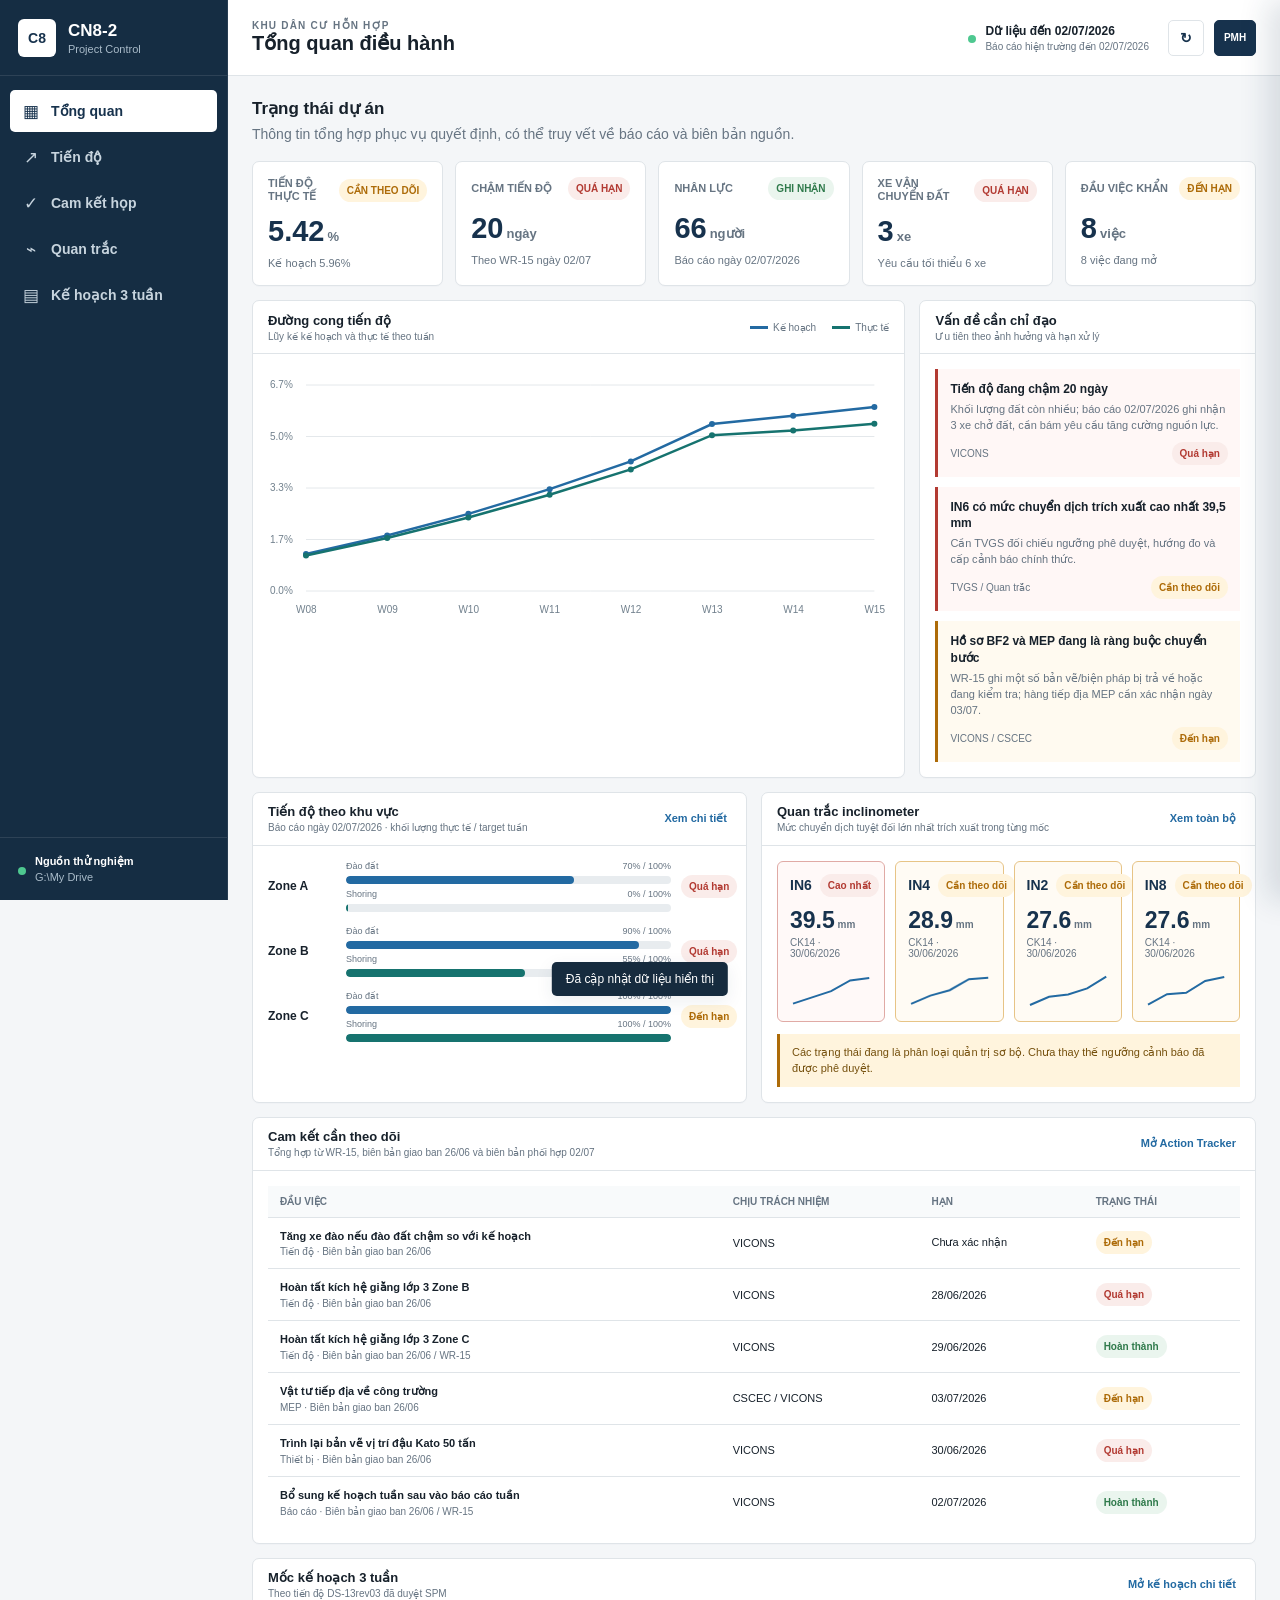
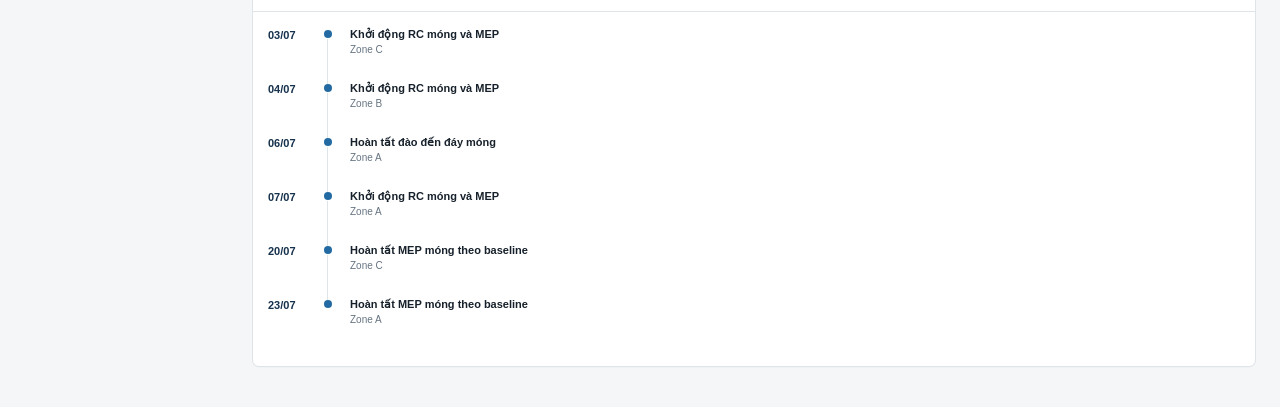
<file: dashboard/index.html>
<!doctype html>
<html lang="vi">
<head>
  <meta charset="UTF-8">
  <meta name="viewport" content="width=device-width, initial-scale=1.0">
  <meta name="description" content="Dashboard điều hành dự án CN8-2">
  <title>CN8-2 | Project Control</title>
  <link rel="stylesheet" href="./styles.css">
</head>
<body>
  <div class="app-shell">
    <aside class="sidebar" id="sidebar">
      <div class="brand-block">
        <div class="brand-mark">C8</div>
        <div>
          <strong>CN8-2</strong>
          <span>Project Control</span>
        </div>
      </div>
      <nav class="nav-list" aria-label="Điều hướng chính">
        <button class="nav-item active" data-view="overview"><span class="nav-glyph">▦</span>Tổng quan</button>
        <button class="nav-item" data-view="progress"><span class="nav-glyph">↗</span>Tiến độ</button>
        <button class="nav-item" data-view="actions"><span class="nav-glyph">✓</span>Cam kết họp</button>
        <button class="nav-item" data-view="monitoring"><span class="nav-glyph">⌁</span>Quan trắc</button>
        <button class="nav-item" data-view="lookahead"><span class="nav-glyph">▤</span>Kế hoạch 3 tuần</button>
      </nav>
      <div class="sidebar-foot">
        <span class="source-dot"></span>
        <div>
          <strong>Nguồn thử nghiệm</strong>
          <span>G:\My Drive</span>
        </div>
      </div>
    </aside>

    <main class="main">
      <header class="topbar">
        <button class="icon-button mobile-menu" id="menuButton" aria-label="Mở menu" title="Mở menu">☰</button>
        <div>
          <p class="eyebrow">KHU DÂN CƯ HỖN HỢP</p>
          <h1 id="pageTitle">Tổng quan điều hành</h1>
        </div>
        <div class="topbar-actions">
          <div class="sync-status">
            <span class="sync-dot"></span>
            <div>
              <strong>Dữ liệu đến 26/06/2026</strong>
              <span>Báo cáo hiện trường đến 25/06</span>
            </div>
          </div>
          <button class="icon-button" id="refreshButton" aria-label="Làm mới dữ liệu" title="Làm mới dữ liệu">↻</button>
          <button class="avatar-button" aria-label="Tài khoản PMH" title="Tài khoản PMH">PMH</button>
        </div>
      </header>

      <section class="content" id="content"></section>
    </main>
  </div>

  <div class="drawer-backdrop" id="drawerBackdrop"></div>
  <aside class="detail-drawer" id="detailDrawer" aria-hidden="true">
    <div class="drawer-head">
      <div>
        <p class="eyebrow" id="drawerEyebrow">CHI TIẾT</p>
        <h2 id="drawerTitle">Thông tin</h2>
      </div>
      <button class="icon-button" id="closeDrawer" aria-label="Đóng" title="Đóng">×</button>
    </div>
    <div class="drawer-body" id="drawerBody"></div>
  </aside>

  <div class="toast" id="toast">Đã cập nhật dữ liệu hiển thị</div>
  <script src="./data.js"></script>
  <script src="./app.js"></script>
</body>
</html>
</file>
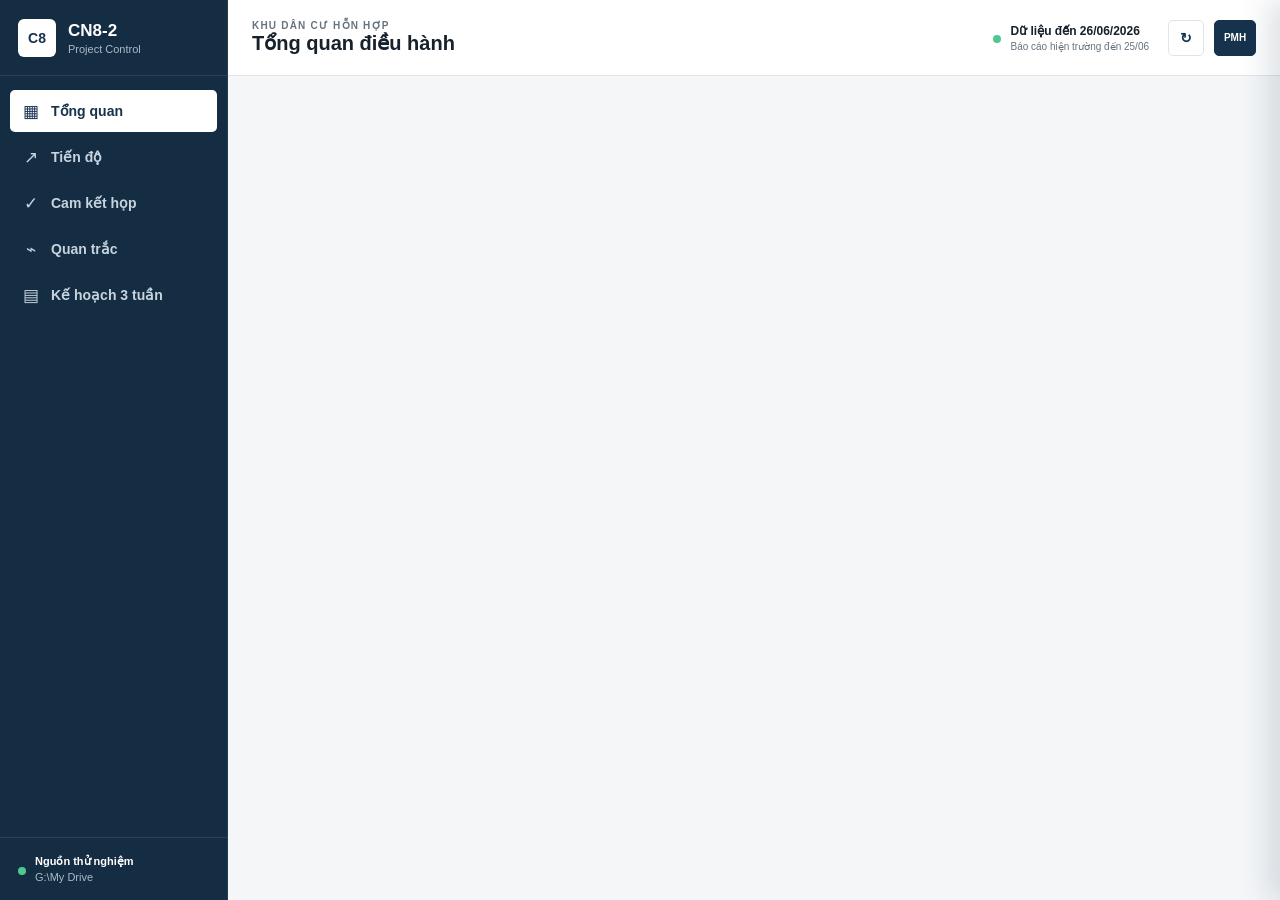
<file: outputs/google-apps-script-cn8-2/Index.html>
<!doctype html>
<html lang="vi">
<head>
  <meta charset="UTF-8">
  <meta name="viewport" content="width=device-width, initial-scale=1.0">
  <meta name="description" content="Dashboard điều hành dự án CN8-2">
  <title>CN8-2 | Project Control</title>
    <style>
:root {
  --bg: #f4f6f8;
  --surface: #ffffff;
  --surface-2: #f8fafb;
  --ink: #17212b;
  --muted: #667482;
  --line: #dfe4e8;
  --navy: #17324d;
  --blue: #236aa2;
  --teal: #16736f;
  --green: #2f7a4b;
  --amber: #ad6b08;
  --red: #b23a32;
  --red-soft: #faecea;
  --amber-soft: #fff4dd;
  --green-soft: #eaf5ee;
  --blue-soft: #eaf2f8;
  --shadow: 0 5px 18px rgba(23, 50, 77, .08);
}

* { box-sizing: border-box; }
html { min-width: 320px; background: var(--bg); }
body {
  margin: 0;
  min-height: 100vh;
  color: var(--ink);
  background: var(--bg);
  font-family: Arial, "Segoe UI", sans-serif;
  font-size: 14px;
}
button, input, select { font: inherit; }
button { cursor: pointer; }

.app-shell { min-height: 100vh; display: grid; grid-template-columns: 228px minmax(0, 1fr); }
.sidebar {
  position: fixed;
  inset: 0 auto 0 0;
  z-index: 30;
  width: 228px;
  display: flex;
  flex-direction: column;
  background: #152d43;
  color: #fff;
  border-right: 1px solid rgba(255,255,255,.08);
}
.brand-block { height: 76px; display: flex; align-items: center; gap: 12px; padding: 0 18px; border-bottom: 1px solid rgba(255,255,255,.1); }
.brand-mark {
  width: 38px; height: 38px; display: grid; place-items: center;
  background: #fff; color: var(--navy); font-weight: 800; border-radius: 6px;
}
.brand-block strong { display: block; font-size: 17px; }
.brand-block span { display: block; margin-top: 2px; color: #a9bbc9; font-size: 11px; }
.nav-list { padding: 14px 10px; display: grid; gap: 4px; }
.nav-item {
  border: 0; border-radius: 5px; min-height: 42px; padding: 0 12px;
  display: flex; align-items: center; gap: 11px; text-align: left;
  color: #c7d4de; background: transparent; font-weight: 600;
}
.nav-item:hover { background: rgba(255,255,255,.07); color: #fff; }
.nav-item.active { background: #fff; color: var(--navy); }
.nav-glyph { width: 18px; text-align: center; font-size: 17px; font-weight: 400; }
.sidebar-foot {
  margin-top: auto; padding: 17px 18px; display: flex; gap: 9px; align-items: center;
  border-top: 1px solid rgba(255,255,255,.1);
}
.source-dot, .sync-dot { width: 8px; height: 8px; border-radius: 50%; background: #4ec890; flex: 0 0 auto; }
.sidebar-foot strong, .sidebar-foot span { display: block; font-size: 11px; }
.sidebar-foot span { color: #a9bbc9; margin-top: 3px; }

.main { grid-column: 2; min-width: 0; }
.topbar {
  height: 76px; padding: 0 24px; display: flex; align-items: center; justify-content: space-between; gap: 18px;
  background: var(--surface); border-bottom: 1px solid var(--line); position: sticky; top: 0; z-index: 20;
}
.topbar h1 { margin: 1px 0 0; font-size: 20px; line-height: 1.15; letter-spacing: 0; }
.eyebrow { margin: 0; font-size: 10px; font-weight: 700; letter-spacing: .12em; color: var(--muted); }
.topbar-actions { display: flex; align-items: center; gap: 10px; }
.sync-status { display: flex; align-items: center; gap: 9px; padding-right: 9px; }
.sync-status strong, .sync-status span { display: block; white-space: nowrap; }
.sync-status strong { font-size: 12px; }
.sync-status span { font-size: 10px; color: var(--muted); margin-top: 3px; }
.icon-button, .avatar-button {
  border: 1px solid var(--line); background: var(--surface); color: var(--navy);
  width: 36px; height: 36px; display: grid; place-items: center; border-radius: 5px; font-weight: 700;
}
.icon-button:hover, .avatar-button:hover { border-color: #a9b6c0; background: var(--surface-2); }
.avatar-button { width: 42px; font-size: 10px; background: var(--navy); color: #fff; border-color: var(--navy); }
.mobile-menu { display: none; }
.content { padding: 22px 24px 40px; max-width: 1640px; margin: 0 auto; }

.page-intro { display: flex; justify-content: space-between; align-items: flex-start; gap: 20px; margin-bottom: 16px; }
.page-intro h2 { font-size: 17px; margin: 0 0 5px; }
.page-intro p { margin: 0; color: var(--muted); line-height: 1.5; }
.filter-row { display: flex; gap: 8px; flex-wrap: wrap; }
.filter-select, .search-input {
  min-height: 36px; border: 1px solid var(--line); border-radius: 5px; background: var(--surface);
  color: var(--ink); padding: 0 10px; outline: none;
}
.search-input { min-width: 250px; }
.filter-select:focus, .search-input:focus { border-color: var(--blue); box-shadow: 0 0 0 2px rgba(35,106,162,.12); }

.kpi-grid { display: grid; grid-template-columns: repeat(5, minmax(0, 1fr)); gap: 12px; margin-bottom: 14px; }
.kpi {
  background: var(--surface); border: 1px solid var(--line); border-radius: 7px; padding: 15px;
  min-height: 118px; box-shadow: 0 1px 1px rgba(23,50,77,.02);
}
.kpi-head { display: flex; align-items: center; justify-content: space-between; gap: 8px; color: var(--muted); font-size: 11px; font-weight: 700; text-transform: uppercase; }
.kpi-value { margin-top: 14px; font-size: 29px; line-height: 1; font-weight: 760; color: var(--navy); }
.kpi-unit { font-size: 13px; font-weight: 600; color: var(--muted); margin-left: 3px; }
.kpi-foot { margin-top: 11px; color: var(--muted); font-size: 11px; display: flex; justify-content: space-between; gap: 6px; }
.trend-negative { color: var(--red); font-weight: 700; }
.trend-warning { color: var(--amber); font-weight: 700; }
.trend-positive { color: var(--green); font-weight: 700; }
.status-pill {
  display: inline-flex; align-items: center; min-height: 23px; padding: 0 8px; border-radius: 12px;
  font-size: 10px; font-weight: 700; white-space: nowrap;
}
.pill-red { color: var(--red); background: var(--red-soft); }
.pill-amber { color: var(--amber); background: var(--amber-soft); }
.pill-green { color: var(--green); background: var(--green-soft); }
.pill-blue { color: var(--blue); background: var(--blue-soft); }
.pill-gray { color: #596674; background: #edf0f2; }

.grid { display: grid; gap: 14px; margin-bottom: 14px; }
.grid-main { grid-template-columns: minmax(0, 1.65fr) minmax(330px, .85fr); }
.grid-equal { grid-template-columns: repeat(2, minmax(0, 1fr)); }
.panel {
  background: var(--surface); border: 1px solid var(--line); border-radius: 7px; min-width: 0;
  box-shadow: 0 1px 1px rgba(23,50,77,.02);
}
.panel-head { min-height: 53px; padding: 0 15px; display: flex; align-items: center; justify-content: space-between; gap: 14px; border-bottom: 1px solid var(--line); }
.panel-head h3 { margin: 0; font-size: 13px; }
.panel-head p { margin: 3px 0 0; color: var(--muted); font-size: 10px; }
.panel-body { padding: 15px; }
.panel-link { border: 0; background: transparent; color: var(--blue); font-size: 11px; font-weight: 700; padding: 4px; }

.alert-list { display: grid; gap: 10px; }
.alert-item { padding: 12px; border-left: 3px solid var(--amber); background: #fffaf0; }
.alert-item.critical { border-left-color: var(--red); background: #fff7f6; }
.alert-item strong { font-size: 12px; line-height: 1.35; display: block; }
.alert-item p { color: var(--muted); font-size: 11px; line-height: 1.45; margin: 5px 0 0; }
.alert-meta { display: flex; align-items: center; justify-content: space-between; gap: 8px; margin-top: 8px; font-size: 10px; color: var(--muted); }

.chart-wrap { height: 250px; position: relative; }
canvas { width: 100%; height: 100%; display: block; }
.legend { display: flex; gap: 16px; align-items: center; font-size: 10px; color: var(--muted); }
.legend span { display: inline-flex; align-items: center; gap: 5px; }
.legend i { display: block; width: 18px; height: 3px; background: var(--blue); }
.legend .actual i { background: var(--teal); }

.zone-list { display: grid; gap: 14px; }
.zone-row { display: grid; grid-template-columns: 68px minmax(0, 1fr) 50px; gap: 10px; align-items: center; }
.zone-name { font-weight: 700; font-size: 12px; }
.progress-stack { display: grid; gap: 5px; }
.progress-line { height: 8px; border-radius: 4px; background: #e8ecef; overflow: hidden; }
.progress-line span { display: block; height: 100%; min-width: 2px; border-radius: 4px; background: var(--blue); }
.progress-line.shoring span { background: var(--teal); }
.zone-value { text-align: right; font-size: 11px; color: var(--muted); }
.zone-caption { font-size: 9px; color: var(--muted); display: flex; justify-content: space-between; }

.table-wrap { overflow-x: auto; }
.data-table { width: 100%; border-collapse: collapse; min-width: 720px; }
.data-table th {
  padding: 10px 12px; background: var(--surface-2); color: var(--muted); text-align: left;
  font-size: 10px; text-transform: uppercase; border-bottom: 1px solid var(--line); white-space: nowrap;
}
.data-table td { padding: 11px 12px; border-bottom: 1px solid var(--line); vertical-align: middle; font-size: 11px; }
.data-table tbody tr:last-child td { border-bottom: 0; }
.data-table tbody tr:hover { background: #fafcfd; }
.click-row { cursor: pointer; }
.cell-title { font-weight: 700; color: var(--ink); line-height: 1.35; }
.cell-sub { color: var(--muted); margin-top: 3px; font-size: 10px; }

.bar-chart { display: grid; gap: 11px; }
.bar-row { display: grid; grid-template-columns: 94px minmax(0,1fr) 38px; gap: 10px; align-items: center; font-size: 11px; }
.bar-track { height: 13px; background: #edf0f2; overflow: hidden; border-radius: 3px; }
.bar-fill { height: 100%; background: var(--blue); border-radius: 3px; }
.bar-fill.teal { background: var(--teal); }

.monitor-grid { display: grid; grid-template-columns: repeat(4, minmax(0, 1fr)); gap: 10px; }
.monitor-card { border: 1px solid var(--line); border-radius: 6px; padding: 12px; background: var(--surface); }
.monitor-card.highest { border-color: #e0aaa5; background: #fff9f8; }
.monitor-card.review { border-color: #e7c486; background: #fffbf4; }
.monitor-head { display: flex; justify-content: space-between; gap: 8px; align-items: center; }
.monitor-point { font-weight: 800; color: var(--navy); }
.monitor-value { font-size: 23px; margin: 10px 0 3px; color: var(--navy); font-weight: 750; }
.monitor-value span { font-size: 10px; color: var(--muted); }
.sparkline { width: 100%; height: 42px; margin-top: 8px; }
.monitor-note {
  margin-top: 12px; padding: 10px 12px; background: var(--amber-soft); color: #75500d;
  border-left: 3px solid var(--amber); font-size: 11px; line-height: 1.5;
}

.doc-list { display: grid; }
.doc-item { padding: 12px 14px; display: grid; grid-template-columns: 88px minmax(0,1fr) 95px 115px; gap: 12px; align-items: center; border-bottom: 1px solid var(--line); }
.doc-item:last-child { border-bottom: 0; }
.doc-item:hover { background: #fafcfd; }
.doc-name { font-size: 11px; font-weight: 700; overflow: hidden; text-overflow: ellipsis; white-space: nowrap; }
.doc-meta { color: var(--muted); font-size: 10px; }
.file-type { color: var(--blue); font-size: 10px; font-weight: 700; }

.week-selector { display: grid; grid-template-columns: repeat(3, minmax(0, 1fr)); gap: 12px; margin-bottom: 14px; }
.week-card {
  border: 1px solid var(--line); background: var(--surface); border-radius: 7px; padding: 14px;
  text-align: left; color: var(--ink); box-shadow: 0 1px 1px rgba(23,50,77,.02);
}
.week-card:hover { border-color: #aebac4; }
.week-card.active { border-color: var(--blue); box-shadow: inset 0 0 0 1px var(--blue); background: #f7fbfe; }
.week-card-top { display: flex; justify-content: space-between; align-items: center; gap: 10px; }
.week-card-top > div { display: flex; align-items: center; gap: 9px; }
.week-card-top > span { color: var(--muted); font-size: 11px; }
.week-index { color: var(--blue); font-weight: 800; font-size: 11px; }
.week-card p { min-height: 40px; margin: 11px 0; color: var(--muted); font-size: 11px; line-height: 1.45; }
.week-count { font-size: 10px; font-weight: 700; color: var(--navy); }
.lookahead-table { min-width: 920px; }
.milestone-list { position: relative; display: grid; gap: 0; }
.milestone-item { display: grid; grid-template-columns: 48px 18px minmax(0,1fr); gap: 8px; min-height: 54px; align-items: start; }
.milestone-item:not(:last-child) .milestone-dot::after {
  content: ""; position: absolute; top: 9px; left: 3px; width: 1px; height: 48px; background: var(--line);
}
.milestone-date { color: var(--navy); font-size: 11px; font-weight: 800; padding-top: 2px; }
.milestone-dot { position: relative; width: 8px; height: 8px; margin-top: 3px; border-radius: 50%; background: var(--blue); }
.milestone-item strong { display: block; font-size: 11px; line-height: 1.35; }
.milestone-item span { display: block; color: var(--muted); font-size: 10px; margin-top: 3px; }
.gate-list { display: grid; gap: 9px; }
.gate-item { min-height: 38px; padding: 9px 11px; display: flex; align-items: center; gap: 9px; background: var(--surface-2); border: 1px solid var(--line); font-size: 11px; }
.gate-item span { width: 19px; height: 19px; display: grid; place-items: center; background: var(--green-soft); color: var(--green); border-radius: 50%; font-weight: 800; }

.drawer-backdrop { position: fixed; inset: 0; z-index: 40; background: rgba(15,28,39,.32); opacity: 0; pointer-events: none; transition: opacity .18s ease; }
.detail-drawer {
  position: fixed; z-index: 50; inset: 0 0 0 auto; width: min(460px, 92vw); background: var(--surface);
  transform: translateX(100%); transition: transform .2s ease; box-shadow: -12px 0 28px rgba(23,50,77,.14);
}
.drawer-open .drawer-backdrop { opacity: 1; pointer-events: auto; }
.drawer-open .detail-drawer { transform: translateX(0); }
.drawer-head { height: 76px; display: flex; align-items: center; justify-content: space-between; gap: 12px; padding: 0 18px; border-bottom: 1px solid var(--line); }
.drawer-head h2 { margin: 3px 0 0; font-size: 17px; }
.drawer-body { padding: 18px; overflow-y: auto; height: calc(100vh - 76px); }
.detail-section { margin-bottom: 20px; }
.detail-section h3 { font-size: 11px; color: var(--muted); text-transform: uppercase; margin: 0 0 8px; }
.detail-section p { line-height: 1.55; margin: 0; }
.detail-grid { display: grid; grid-template-columns: 130px minmax(0,1fr); gap: 9px 12px; font-size: 12px; }
.detail-grid span:nth-child(odd) { color: var(--muted); }
.path-box { padding: 10px; border: 1px solid var(--line); background: var(--surface-2); word-break: break-all; font-size: 10px; line-height: 1.5; color: var(--muted); }
.copy-button { min-height: 34px; border: 1px solid var(--line); background: var(--surface); color: var(--blue); padding: 0 11px; border-radius: 5px; font-weight: 700; font-size: 11px; }

.empty-state { padding: 50px 20px; text-align: center; color: var(--muted); }
.toast {
  position: fixed; left: 50%; bottom: 24px; z-index: 80; transform: translate(-50%, 120px);
  background: #162b3e; color: #fff; padding: 10px 14px; border-radius: 5px; box-shadow: var(--shadow);
  transition: transform .2s ease; font-size: 12px;
}
.toast.show { transform: translate(-50%, 0); }

@media (max-width: 1180px) {
  .kpi-grid { grid-template-columns: repeat(3, minmax(0, 1fr)); }
  .grid-main { grid-template-columns: 1fr; }
  .monitor-grid { grid-template-columns: repeat(3, minmax(0, 1fr)); }
}
@media (max-width: 820px) {
  .app-shell { display: block; }
  .main { margin-left: 0; }
  .sidebar { transform: translateX(-100%); transition: transform .2s ease; box-shadow: 12px 0 30px rgba(15,28,39,.2); }
  .sidebar.open { transform: translateX(0); }
  .mobile-menu { display: grid; }
  .topbar { height: 68px; padding: 0 14px; justify-content: flex-start; }
  .topbar-actions { margin-left: auto; }
  .sync-status { display: none; }
  .content { padding: 16px 14px 32px; }
  .page-intro { display: block; }
  .filter-row { margin-top: 12px; }
  .search-input { min-width: 0; width: 100%; }
  .kpi-grid { grid-template-columns: repeat(2, minmax(0, 1fr)); }
  .grid-equal { grid-template-columns: 1fr; }
  .monitor-grid { grid-template-columns: repeat(2, minmax(0, 1fr)); }
  .week-selector { grid-template-columns: 1fr; }
  .doc-item { grid-template-columns: 74px minmax(0,1fr); }
  .doc-item > :nth-child(3), .doc-item > :nth-child(4) { display: none; }
}
@media (max-width: 520px) {
  .topbar h1 { font-size: 17px; }
  .kpi-grid { grid-template-columns: 1fr 1fr; gap: 8px; }
  .kpi { min-height: 105px; padding: 12px; }
  .kpi-value { font-size: 24px; }
  .monitor-grid { grid-template-columns: 1fr 1fr; gap: 8px; }
  .monitor-value { font-size: 20px; }
  .zone-row { grid-template-columns: 55px minmax(0,1fr) 40px; }
}

  </style>
</head>
<body>
  <div class="app-shell">
    <aside class="sidebar" id="sidebar">
      <div class="brand-block">
        <div class="brand-mark">C8</div>
        <div>
          <strong>CN8-2</strong>
          <span>Project Control</span>
        </div>
      </div>
      <nav class="nav-list" aria-label="Điều hướng chính">
        <button class="nav-item active" data-view="overview"><span class="nav-glyph">▦</span>Tổng quan</button>
        <button class="nav-item" data-view="progress"><span class="nav-glyph">↗</span>Tiến độ</button>
        <button class="nav-item" data-view="actions"><span class="nav-glyph">✓</span>Cam kết họp</button>
        <button class="nav-item" data-view="monitoring"><span class="nav-glyph">⌁</span>Quan trắc</button>
        <button class="nav-item" data-view="lookahead"><span class="nav-glyph">▤</span>Kế hoạch 3 tuần</button>
      </nav>
      <div class="sidebar-foot">
        <span class="source-dot"></span>
        <div>
          <strong>Nguồn thử nghiệm</strong>
          <span>G:\My Drive</span>
        </div>
      </div>
    </aside>

    <main class="main">
      <header class="topbar">
        <button class="icon-button mobile-menu" id="menuButton" aria-label="Mở menu" title="Mở menu">☰</button>
        <div>
          <p class="eyebrow">KHU DÂN CƯ HỖN HỢP</p>
          <h1 id="pageTitle">Tổng quan điều hành</h1>
        </div>
        <div class="topbar-actions">
          <div class="sync-status">
            <span class="sync-dot"></span>
            <div>
              <strong>Dữ liệu đến 26/06/2026</strong>
              <span>Báo cáo hiện trường đến 25/06</span>
            </div>
          </div>
          <button class="icon-button" id="refreshButton" aria-label="Làm mới dữ liệu" title="Làm mới dữ liệu">↻</button>
          <button class="avatar-button" aria-label="Tài khoản PMH" title="Tài khoản PMH">PMH</button>
        </div>
      </header>

      <section class="content" id="content"></section>
    </main>
  </div>

  <div class="drawer-backdrop" id="drawerBackdrop"></div>
  <aside class="detail-drawer" id="detailDrawer" aria-hidden="true">
    <div class="drawer-head">
      <div>
        <p class="eyebrow" id="drawerEyebrow">CHI TIẾT</p>
        <h2 id="drawerTitle">Thông tin</h2>
      </div>
      <button class="icon-button" id="closeDrawer" aria-label="Đóng" title="Đóng">×</button>
    </div>
    <div class="drawer-body" id="drawerBody"></div>
  </aside>

  <div class="toast" id="toast">Đã cập nhật dữ liệu hiển thị</div>
  <script>
window.CN8_DATA = <?!= dashboardDataJson ?>;
  </script>
  <script>
let data = window.CN8_DATA;
const content = document.getElementById("content");
const pageTitle = document.getElementById("pageTitle");
const drawer = document.getElementById("detailDrawer");
const drawerBackdrop = document.getElementById("drawerBackdrop");
const drawerTitle = document.getElementById("drawerTitle");
const drawerEyebrow = document.getElementById("drawerEyebrow");
const drawerBody = document.getElementById("drawerBody");
const sidebar = document.getElementById("sidebar");
const toast = document.getElementById("toast");
let currentView = "overview";

const viewTitles = {
  overview: "Tổng quan điều hành",
  progress: "Tiến độ thi công",
  actions: "Cam kết và đầu việc",
  monitoring: "Quan trắc công trình",
  lookahead: "Kế hoạch 3 tuần tiếp theo"
};

function statusPill(status) {
  const map = {
    overdue: ["Quá hạn", "pill-red"],
    due: ["Đến hạn", "pill-amber"],
    upcoming: ["Sắp đến hạn", "pill-blue"],
    completed: ["Hoàn thành", "pill-green"],
    highest: ["Cao nhất", "pill-red"],
    review: ["Cần theo dõi", "pill-amber"],
    normal: ["Ghi nhận", "pill-green"]
  };
  const [label, klass] = map[status] || [status, "pill-gray"];
  return `<span class="status-pill ${klass}">${label}</span>`;
}

function kpiCard(label, value, unit, status, foot, trendClass = "") {
  return `
    <article class="kpi">
      <div class="kpi-head"><span>${label}</span>${status || ""}</div>
      <div class="kpi-value">${value}<span class="kpi-unit">${unit || ""}</span></div>
      <div class="kpi-foot"><span>${foot}</span><span class="${trendClass}"></span></div>
    </article>`;
}

function pageIntro(title, description, controls = "") {
  return `
    <div class="page-intro">
      <div><h2>${title}</h2><p>${description}</p></div>
      ${controls ? `<div class="filter-row">${controls}</div>` : ""}
    </div>`;
}

function panel(title, subtitle, body, action = "") {
  return `
    <section class="panel">
      <div class="panel-head">
        <div><h3>${title}</h3>${subtitle ? `<p>${subtitle}</p>` : ""}</div>
        ${action}
      </div>
      <div class="panel-body">${body}</div>
    </section>`;
}

function zoneRows() {
  return data.zones.map(z => `
    <div class="zone-row">
      <div class="zone-name">${z.zone}</div>
      <div class="progress-stack">
        <div class="zone-caption"><span>Đào đất</span><span>${z.excavation}% / ${z.targetExcavation}%</span></div>
        <div class="progress-line"><span style="width:${z.excavation}%"></span></div>
        <div class="zone-caption"><span>Shoring</span><span>${z.shoring}% / ${z.targetShoring}%</span></div>
        <div class="progress-line shoring"><span style="width:${z.shoring}%"></span></div>
      </div>
      <div class="zone-value">${z.status === "critical" ? statusPill("overdue") : statusPill("due")}</div>
    </div>
  `).join("");
}

function actionRows(actions, limit) {
  const rows = typeof limit === "number" ? actions.slice(0, limit) : actions;
  return rows.map(a => `
    <tr class="click-row" data-action-id="${a.id}">
      <td><div class="cell-title">${a.title}</div><div class="cell-sub">${a.discipline} · ${a.source}</div></td>
      <td>${a.owner}</td><td>${a.due}</td><td>${statusPill(a.status)}</td>
    </tr>`).join("");
}

function actionTable(actions, limit) {
  return `<div class="table-wrap"><table class="data-table">
    <thead><tr><th>Đầu việc</th><th>Chịu trách nhiệm</th><th>Hạn</th><th>Trạng thái</th></tr></thead>
    <tbody>${actionRows(actions, limit)}</tbody>
  </table></div>`;
}

function documentRows(documents) {
  return documents.map((d, index) => `
    <div class="doc-item click-row" data-document-index="${index}">
      <span class="file-type">${d.type}</span>
      <div><div class="doc-name">${d.name}</div><div class="doc-meta">${d.owner}</div></div>
      <span class="doc-meta">${d.date}</span>
      <span class="status-pill pill-gray">${d.status}</span>
    </div>`).join("");
}

function monitoringCards(items) {
  return items.map((m, index) => `
    <article class="monitor-card ${m.status}" data-monitor-index="${index}">
      <div class="monitor-head"><span class="monitor-point">${m.point}</span>${statusPill(m.status)}</div>
      <div class="monitor-value">${m.value}<span> mm</span></div>
      <div class="cell-sub">${m.cycle} · ${m.date}</div>
      <canvas class="sparkline" data-values="${m.trend.join(",")}" aria-label="Xu hướng ${m.point}"></canvas>
    </article>`).join("");
}

function riskPill(risk) {
  const map = {
    critical: ["Rất cao", "pill-red"],
    high: ["Cao", "pill-red"],
    watch: ["Theo dõi", "pill-amber"],
    milestone: ["Mốc bắt buộc", "pill-blue"],
    normal: ["Theo kế hoạch", "pill-green"]
  };
  const [label, klass] = map[risk] || [risk, "pill-gray"];
  return `<span class="status-pill ${klass}">${label}</span>`;
}

function lookaheadWeekCards() {
  return data.lookahead.weeks.map((week, index) => `
    <article class="week-card ${index === 0 ? "active" : ""}" data-week-id="${week.id}">
      <div class="week-card-top">
        <div><span class="week-index">0${index + 1}</span><strong>${week.label}</strong></div>
        <span>${week.range}</span>
      </div>
      <p>${week.objective}</p>
      <div class="week-count">${week.tasks.length} nhóm công việc chính</div>
    </article>`).join("");
}

function lookaheadTaskTable(week) {
  return `<div class="table-wrap"><table class="data-table lookahead-table">
    <thead><tr><th>Khu vực</th><th>Công việc chính</th><th>Bắt đầu</th><th>Kết thúc</th><th>Target quản lý</th><th>Rủi ro</th></tr></thead>
    <tbody>${week.tasks.map(task => `
      <tr>
        <td><strong>${task.zone}</strong></td>
        <td><div class="cell-title">${task.task}</div></td>
        <td>${task.start}</td><td>${task.finish}</td>
        <td>${task.target}</td><td>${riskPill(task.risk)}</td>
      </tr>`).join("")}</tbody>
  </table></div>`;
}

function milestoneTimeline() {
  return `<div class="milestone-list">${data.lookahead.milestones.map(m => `
    <div class="milestone-item">
      <div class="milestone-date">${m.date}</div>
      <div class="milestone-dot"></div>
      <div><strong>${m.name}</strong><span>${m.zone}</span></div>
    </div>`).join("")}</div>`;
}

function overviewView() {
  const urgent = data.actions.filter(a => ["overdue", "due"].includes(a.status));
  return `
    ${pageIntro("Trạng thái dự án", "Thông tin tổng hợp phục vụ quyết định, có thể truy vết về báo cáo và biên bản nguồn.")}
    <div class="kpi-grid">
      ${kpiCard("Tiến độ thực tế", data.headline.actual, "%", statusPill("review"), `Kế hoạch ${data.headline.plan}%`)}
      ${kpiCard("Chậm tiến độ", data.headline.delayDays, "ngày", statusPill("overdue"), "Theo WR-15 ngày 02/07")}
      ${kpiCard("Nhân lực", data.headline.manpower, "người", statusPill("normal"), `Báo cáo ngày ${data.meta.latestDaily}`)}
      ${kpiCard("Xe vận chuyển đất", data.headline.trucks, "xe", statusPill("overdue"), "Yêu cầu tối thiểu 6 xe")}
      ${kpiCard("Đầu việc khẩn", urgent.length, "việc", statusPill("due"), `${data.headline.openActions} việc đang mở`)}
    </div>
    <div class="grid grid-main">
      ${panel(
        "Đường cong tiến độ",
        "Lũy kế kế hoạch và thực tế theo tuần",
        `<div class="chart-wrap"><canvas id="progressChart" aria-label="Biểu đồ tiến độ"></canvas></div>`,
        `<div class="legend"><span><i></i>Kế hoạch</span><span class="actual"><i></i>Thực tế</span></div>`
      )}
      ${panel(
        "Vấn đề cần chỉ đạo",
        "Ưu tiên theo ảnh hưởng và hạn xử lý",
        `<div class="alert-list">
          <div class="alert-item critical"><strong>Tiến độ đang chậm ${data.headline.delayDays} ngày</strong><p>Khối lượng đất còn nhiều; báo cáo ${data.meta.latestDaily} ghi nhận ${data.headline.trucks} xe chở đất, cần bám yêu cầu tăng cường nguồn lực.</p><div class="alert-meta"><span>VICONS</span>${statusPill("overdue")}</div></div>
          <div class="alert-item critical"><strong>IN6 có mức chuyển dịch trích xuất cao nhất 39,5 mm</strong><p>Cần TVGS đối chiếu ngưỡng phê duyệt, hướng đo và cấp cảnh báo chính thức.</p><div class="alert-meta"><span>TVGS / Quan trắc</span>${statusPill("review")}</div></div>
          <div class="alert-item"><strong>Hồ sơ BF2 và MEP đang là ràng buộc chuyển bước</strong><p>WR-15 ghi một số bản vẽ/biện pháp bị trả về hoặc đang kiểm tra; hàng tiếp địa MEP cần xác nhận ngày 03/07.</p><div class="alert-meta"><span>VICONS / CSCEC</span>${statusPill("due")}</div></div>
        </div>`
      )}
    </div>
    <div class="grid grid-equal">
      ${panel("Tiến độ theo khu vực", `Báo cáo ngày ${data.meta.latestDaily} · khối lượng thực tế / target tuần`, `<div class="zone-list">${zoneRows()}</div>`, `<button class="panel-link" data-go-view="progress">Xem chi tiết</button>`)}
      ${panel("Quan trắc inclinometer", "Mức chuyển dịch tuyệt đối lớn nhất trích xuất trong từng mốc", `<div class="monitor-grid">${monitoringCards(data.monitoring.slice(0,4))}</div><div class="monitor-note">Các trạng thái đang là phân loại quản trị sơ bộ. Chưa thay thế ngưỡng cảnh báo đã được phê duyệt.</div>`, `<button class="panel-link" data-go-view="monitoring">Xem toàn bộ</button>`)}
    </div>
    ${panel("Cam kết cần theo dõi", "Tổng hợp từ WR-15, biên bản giao ban 26/06 và biên bản phối hợp 02/07", actionTable(data.actions, 6), `<button class="panel-link" data-go-view="actions">Mở Action Tracker</button>`)}
    <div style="height:14px"></div>
    ${panel("Mốc kế hoạch 3 tuần", "Theo tiến độ DS-13rev03 đã duyệt SPM", milestoneTimeline(), `<button class="panel-link" data-go-view="lookahead">Mở kế hoạch chi tiết</button>`)}
  `;
}

function progressView() {
  return `
    ${pageIntro("Tiến độ thi công", "Theo dõi lũy kế, hiệu suất thi công và tiến độ đào đất - shoring theo khu vực.",
      `<select class="filter-select"><option>Tuần 15</option><option>Tuần 14</option><option>Tuần 13</option></select>
       <select class="filter-select"><option>Tất cả khu vực</option><option>Zone A</option><option>Zone B</option><option>Zone C</option></select>`)}
    <div class="kpi-grid">
      ${kpiCard("Kế hoạch lũy kế", data.headline.plan, "%", "", "Theo WR-15")}
      ${kpiCard("Thực tế lũy kế", data.headline.actual, "%", statusPill("review"), "Chênh -0,54 điểm %")}
      ${kpiCard("Chậm tiến độ", data.headline.delayDays, "ngày", statusPill("overdue"), "Cần kế hoạch bù")}
      ${kpiCard("Kế hoạch tuần sau", 6.45, "%", statusPill("due"), "Target WR-15 cho 03/07-09/07")}
      ${kpiCard("Nhân lực hiện trường", data.headline.manpower, "người", statusPill("normal"), "Theo WR-15")}
    </div>
    <div class="grid grid-main">
      ${panel("S-curve lũy kế", "Kế hoạch so với thực tế", `<div class="chart-wrap"><canvas id="progressChart"></canvas></div>`, `<div class="legend"><span><i></i>Kế hoạch</span><span class="actual"><i></i>Thực tế</span></div>`)}
      ${panel("Cơ cấu nhân lực", `Báo cáo ngày ${data.meta.latestDaily}`, `<div class="bar-chart">${data.workforce.map((w,i)=>`<div class="bar-row"><span>${w.label}</span><div class="bar-track"><div class="bar-fill ${i===1?"teal":""}" style="width:${w.value/17*100}%"></div></div><strong>${w.value}</strong></div>`).join("")}</div>`)}
    </div>
    ${panel("Khối lượng theo Zone", `Mức hoàn thành đến ngày ${data.meta.latestDaily}`, `<div class="zone-list">${zoneRows()}</div>`)}
    <div style="height:14px"></div>
    ${panel("Đánh giá quản trị", "", `<div class="alert-list">
      <div class="alert-item critical"><strong>Zone A là điểm nghẽn lớn nhất</strong><p>WR-15 ghi đào đất lớp 3 đạt 70%, shoring lớp 3 đạt 0% và đào đáy móng đạt 0% tại ngày 02/07.</p></div>
      <div class="alert-item"><strong>Zone B còn thiếu shoring và đào đáy móng</strong><p>WR-15 ghi đào lớp 3 đạt 90%, shoring 55% và đào đến đáy móng 40%; baseline yêu cầu chuyển sang RC/MEP từ 04/07.</p></div>
      <div class="alert-item"><strong>Năng lực vận chuyển đất chưa đạt yêu cầu</strong><p>WR-15 ghi 3 xe tải chở đất; biên bản giao ban yêu cầu tăng thiết bị nếu đào đất chậm so với kế hoạch.</p></div>
    </div>`)}
  `;
}

function actionsView() {
  return `
    ${pageIntro("Action Tracker", "Theo dõi trách nhiệm, hạn hoàn thành và bằng chứng đóng việc từ các biên bản họp.",
      `<input class="search-input" id="actionSearch" placeholder="Tìm đầu việc, đơn vị...">
       <select class="filter-select" id="actionStatus"><option value="all">Tất cả trạng thái</option><option value="overdue">Quá hạn</option><option value="due">Đến hạn</option><option value="upcoming">Sắp đến hạn</option></select>`)}
    <div class="kpi-grid">
      ${kpiCard("Tổng đầu việc", data.actions.length, "việc", "", "Trong phạm vi dữ liệu đã đọc")}
      ${kpiCard("Quá hạn", data.actions.filter(a=>a.status==="overdue").length, "việc", statusPill("overdue"), "Cần bằng chứng đóng việc")}
      ${kpiCard("Đến hạn", data.actions.filter(a=>a.status==="due").length, "việc", statusPill("due"), "Tại kỳ cập nhật 03/07")}
      ${kpiCard("7 ngày tới", data.actions.filter(a=>a.status==="upcoming").length, "việc", statusPill("upcoming"), "Tập trung MEP và hồ sơ")}
      ${kpiCard("Tỷ lệ có owner", 100, "%", statusPill("normal"), "Theo đơn vị chịu trách nhiệm")}
    </div>
    ${panel("Danh sách cam kết", "Nhấn vào từng dòng để xem nguồn và ghi chú", `<div id="actionTable">${actionTable(data.actions)}</div>`)}
  `;
}

function monitoringView() {
  return `
    ${pageIntro("Quan trắc công trình", "Tổng hợp nhanh dữ liệu inclinometer chu kỳ gần nhất. Giá trị cần được TVGS xác nhận trước khi dùng làm cảnh báo chính thức.",
      `<select class="filter-select"><option>Inclinometer - CK14</option><option>Chuyển vị đỉnh tường - CK13</option><option>Ứng suất hệ giằng</option></select>`)}
    <div class="kpi-grid">
      ${kpiCard("Mốc theo dõi", 8, "mốc", "", "IN1 đến IN8")}
      ${kpiCard("Giá trị lớn nhất", 39.5, "mm", statusPill("review"), "IN6 · CK14")}
      ${kpiCard("Chu kỳ mới nhất", 14, "", statusPill("normal"), "Ngày đo 30/06")}
      ${kpiCard("Chưa ánh xạ ngưỡng", 8, "mốc", statusPill("due"), "Cần bảng ngưỡng phê duyệt")}
      ${kpiCard("Báo cáo quan trắc mới", 3, "tệp", statusPill("normal"), "Cập nhật ngày 30/06")}
    </div>
    ${panel("Inclinometer - chu kỳ gần nhất", "Mức chuyển dịch tuyệt đối lớn nhất trích xuất từ báo cáo", `<div class="monitor-grid">${monitoringCards(data.monitoring)}</div><div class="monitor-note"><strong>Lưu ý:</strong> “Cao nhất” và “Cần theo dõi” chỉ phản ánh xếp hạng tương đối trong bộ dữ liệu. Website chưa có bảng ngưỡng cảnh báo được phê duyệt.</div>`)}
    <div style="height:14px"></div>
    ${panel("Hành động quản trị đề xuất", "", `<div class="alert-list">
      <div class="alert-item critical"><strong>TVGS xác nhận ngưỡng và trạng thái IN6</strong><p>Giá trị trích xuất lớn nhất 39,5 mm; cần đối chiếu hướng đo, độ sâu và ngưỡng thiết kế.</p></div>
      <div class="alert-item"><strong>Đối chiếu báo cáo chuyển vị đỉnh tường CK13</strong><p>PDF đã có trong thư mục quan trắc nhưng chưa được ánh xạ vào KPI do cần bảng ngưỡng và quy tắc phân loại chính thức.</p></div>
      <div class="alert-item"><strong>Không phân loại an toàn khi thiếu ngưỡng</strong><p>Các nhãn trên dashboard chỉ là xếp hạng quản trị tương đối theo giá trị trích xuất.</p></div>
    </div>`)}
  `;
}

function lookaheadView() {
  const initialWeek = data.lookahead.weeks[0];
  return `
    ${pageIntro("Kế hoạch 3 tuần tiếp theo", "Các công việc chính và mốc target từ 03/07 đến 23/07/2026, đối chiếu tiến độ đã duyệt SPM.",
      `<button class="copy-button" id="scheduleSourceButton">Xem nguồn tiến độ</button>`)}
    <div class="kpi-grid">
      ${kpiCard("Thời gian lookahead", 21, "ngày", "", "03/07 - 23/07/2026")}
      ${kpiCard("Mốc bắt buộc", 6, "mốc", statusPill("upcoming"), "Đào đáy móng và khởi động RC/MEP")}
      ${kpiCard("Zone C", "03/07", "", statusPill("due"), "Khởi động RC/MEP")}
      ${kpiCard("Zone B", "04/07", "", statusPill("due"), "Khởi động RC/MEP")}
      ${kpiCard("Zone A", "06/07", "", statusPill("overdue"), "Đáy móng còn 0% theo WR-15")}
    </div>
    <div class="week-selector">${lookaheadWeekCards()}</div>
    <div class="grid grid-main">
      ${panel("Công việc và target", "Chọn từng tuần để xem kế hoạch chi tiết", `<div id="lookaheadTasks">${lookaheadTaskTable(initialWeek)}</div>`)}
      ${panel("Mốc kiểm soát", "Các mốc chuyển bước theo baseline", milestoneTimeline())}
    </div>
    <div class="grid grid-equal">
      ${panel("Điều kiện nghiệm thu chuyển bước", "", `<div class="gate-list" id="gateList">${initialWeek.gates.map(g=>`<div class="gate-item"><span>✓</span>${g}</div>`).join("")}</div>`)}
      ${panel("Đánh giá độ lệch hiện tại", `Đối chiếu báo cáo ngày ${data.meta.latestDaily} với baseline`, `<div class="alert-list">
        <div class="alert-item critical"><strong>Zone A đã vượt mốc shoring lớp 3 baseline</strong><p>Baseline yêu cầu hoàn tất shoring Zone A ngày 22/06; WR-15 ngày ${data.meta.latestDaily} vẫn ghi nhận 0%.</p></div>
        <div class="alert-item critical"><strong>Mốc đào đáy móng có nguy cơ trượt</strong><p>WR-15 ghi đào đáy móng Zone B 40%, Zone C 40%, Zone A 0% trong khi baseline yêu cầu khởi động RC/MEP từ 03-07/07.</p></div>
        <div class="alert-item"><strong>Yêu cầu kế hoạch phục hồi theo ngày</strong><p>VICONS cần xác nhận sản lượng, xe vận chuyển, ca thi công và mặt bằng bàn giao cho từng Zone, kèm bằng chứng nghiệm thu.</p></div>
      </div>`)}
    </div>
  `;
}

function renderView(view) {
  currentView = view;
  document.querySelectorAll(".nav-item").forEach(item => item.classList.toggle("active", item.dataset.view === view));
  pageTitle.textContent = viewTitles[view];
  const renderers = { overview: overviewView, progress: progressView, actions: actionsView, monitoring: monitoringView, lookahead: lookaheadView };
  content.innerHTML = renderers[view]();
  sidebar.classList.remove("open");
  bindDynamicEvents();
  requestAnimationFrame(drawAllCharts);
}

function updateSyncStatus() {
  const syncStrong = document.querySelector(".sync-status strong");
  const syncText = document.querySelector(".sync-status span:last-child");
  if (syncStrong) syncStrong.textContent = `Dữ liệu đến ${data.meta.latestDaily || "đang cập nhật"}`;
  if (syncText) syncText.textContent = `Báo cáo hiện trường đến ${data.meta.latestDaily || "đang cập nhật"}`;
}

function showToast(message, timeout = 1800) {
  toast.textContent = message;
  toast.classList.add("show");
  setTimeout(() => toast.classList.remove("show"), timeout);
}

function refreshDashboardData() {
  const button = document.getElementById("refreshButton");
  const appsScriptApi = window.google?.script?.run;
  if (!appsScriptApi) {
    showToast("Đã cập nhật dữ liệu hiển thị");
    drawAllCharts();
    return;
  }

  button.disabled = true;
  showToast("Đang lấy dữ liệu mới từ Google Drive...", 2200);
  appsScriptApi
    .withSuccessHandler(freshData => {
      data = freshData;
      window.CN8_DATA = freshData;
      updateSyncStatus();
      renderView(currentView);
      button.disabled = false;
      showToast("Đã cập nhật dữ liệu mới từ Google Drive");
    })
    .withFailureHandler(error => {
      button.disabled = false;
      showToast(`Không cập nhật được: ${error?.message || error}`, 2600);
    })
    .getDashboardData();
}

function drawLineChart(canvas, series, compact = false) {
  if (!canvas) return;
  const rect = canvas.getBoundingClientRect();
  const ratio = window.devicePixelRatio || 1;
  canvas.width = Math.max(1, rect.width * ratio);
  canvas.height = Math.max(1, rect.height * ratio);
  const ctx = canvas.getContext("2d");
  ctx.scale(ratio, ratio);
  const width = rect.width;
  const height = rect.height;
  const pad = compact ? { l: 3, r: 3, t: 5, b: 3 } : { l: 38, r: 15, t: 16, b: 28 };
  const plotW = width - pad.l - pad.r;
  const plotH = height - pad.t - pad.b;
  const values = series.flatMap(s => s.values);
  const max = Math.max(...values) * 1.12 || 1;
  const min = compact ? Math.min(...values) * .9 : 0;

  if (!compact) {
    ctx.strokeStyle = "#e4e8eb";
    ctx.fillStyle = "#71808d";
    ctx.font = "10px Arial";
    ctx.lineWidth = 1;
    for (let i = 0; i <= 4; i++) {
      const y = pad.t + (plotH / 4) * i;
      ctx.beginPath(); ctx.moveTo(pad.l, y); ctx.lineTo(width - pad.r, y); ctx.stroke();
      ctx.fillText((max - (max / 4) * i).toFixed(1) + "%", 2, y + 3);
    }
    const labels = data.progressTrend.map(d => d.label);
    labels.forEach((label, i) => {
      const x = pad.l + (plotW / (labels.length - 1)) * i;
      ctx.fillText(label, x - 10, height - 6);
    });
  }

  series.forEach(s => {
    ctx.strokeStyle = s.color;
    ctx.fillStyle = s.color;
    ctx.lineWidth = compact ? 2 : 2.5;
    ctx.beginPath();
    s.values.forEach((v, i) => {
      const x = pad.l + (plotW / Math.max(1, s.values.length - 1)) * i;
      const y = pad.t + plotH - ((v - min) / Math.max(.001, max - min)) * plotH;
      if (i === 0) ctx.moveTo(x, y); else ctx.lineTo(x, y);
    });
    ctx.stroke();
    if (!compact) {
      s.values.forEach((v, i) => {
        const x = pad.l + (plotW / Math.max(1, s.values.length - 1)) * i;
        const y = pad.t + plotH - ((v - min) / Math.max(.001, max - min)) * plotH;
        ctx.beginPath(); ctx.arc(x, y, 3, 0, Math.PI * 2); ctx.fill();
      });
    }
  });
}

function drawAllCharts() {
  const progressCanvas = document.getElementById("progressChart");
  if (progressCanvas) {
    drawLineChart(progressCanvas, [
      { color: "#236aa2", values: data.progressTrend.map(d => d.plan) },
      { color: "#16736f", values: data.progressTrend.map(d => d.actual) }
    ]);
  }
  document.querySelectorAll(".sparkline").forEach(canvas => {
    const values = canvas.dataset.values.split(",").map(Number);
    drawLineChart(canvas, [{ color: "#236aa2", values }], true);
  });
}

function openDrawer(eyebrow, title, body) {
  drawerEyebrow.textContent = eyebrow;
  drawerTitle.textContent = title;
  drawerBody.innerHTML = body;
  drawer.setAttribute("aria-hidden", "false");
  document.body.classList.add("drawer-open");
}

function closeDrawer() {
  drawer.setAttribute("aria-hidden", "true");
  document.body.classList.remove("drawer-open");
}

function openAction(id) {
  const a = data.actions.find(item => item.id === id);
  if (!a) return;
  openDrawer("CAM KẾT HỌP", a.title, `
    <div class="detail-section"><h3>Trạng thái</h3>${statusPill(a.status)}</div>
    <div class="detail-section"><h3>Thông tin quản lý</h3><div class="detail-grid">
      <span>Mã đầu việc</span><strong>${a.id}</strong>
      <span>Chuyên môn</span><strong>${a.discipline}</strong>
      <span>Đơn vị</span><strong>${a.owner}</strong>
      <span>Hạn hoàn thành</span><strong>${a.due}</strong>
      <span>Nguồn</span><strong>${a.source}</strong>
    </div></div>
    <div class="detail-section"><h3>Đánh giá</h3><p>${a.note}</p></div>
    <div class="detail-section"><h3>Bằng chứng hoàn thành</h3><p class="cell-sub">Chưa có tệp hoặc xác nhận được liên kết trong phiên bản MVP.</p></div>
  `);
}

function openDocument(index) {
  const d = data.documents[index];
  if (!d) return;
  openDrawer("TÀI LIỆU NGUỒN", d.name, `
    <div class="detail-section"><h3>Thông tin</h3><div class="detail-grid">
      <span>Loại hồ sơ</span><strong>${d.type}</strong>
      <span>Đơn vị</span><strong>${d.owner}</strong>
      <span>Ngày cập nhật</span><strong>${d.date}</strong>
      <span>Trạng thái</span><strong>${d.status}</strong>
    </div></div>
    <div class="detail-section"><h3>Đường dẫn đồng bộ</h3><div class="path-box" id="sourcePath">${d.path}</div></div>
    <button class="copy-button" data-copy-path="${encodeURIComponent(d.path)}">Sao chép đường dẫn</button>
  `);
}

function openMonitoring(index) {
  const m = data.monitoring[index];
  if (!m) return;
  openDrawer("QUAN TRẮC INCLINOMETER", `${m.point} · ${m.value} mm`, `
    <div class="detail-section"><h3>Dữ liệu chu kỳ</h3><div class="detail-grid">
      <span>Mốc đo</span><strong>${m.point}</strong>
      <span>Chu kỳ</span><strong>${m.cycle}</strong>
      <span>Ngày đo</span><strong>${m.date}</strong>
      <span>Giá trị lớn nhất</span><strong>${m.value} mm</strong>
      <span>Phân loại</span><strong>${statusPill(m.status)}</strong>
    </div></div>
    <div class="detail-section"><h3>Diễn giải</h3><p>Giá trị được trích xuất từ cột chuyển vị tuyệt đối trong báo cáo nhanh. Cần kiểm tra lại độ sâu, hướng đo và ngưỡng cảnh báo được phê duyệt.</p></div>
    <div class="monitor-note">Không sử dụng phân loại trên website thay cho kết luận của đơn vị quan trắc và TVGS.</div>
  `);
}

function filterActions() {
  const search = (document.getElementById("actionSearch")?.value || "").toLowerCase();
  const status = document.getElementById("actionStatus")?.value || "all";
  const filtered = data.actions.filter(a => {
    const matchesText = `${a.title} ${a.owner} ${a.discipline}`.toLowerCase().includes(search);
    return matchesText && (status === "all" || a.status === status);
  });
  document.getElementById("actionTable").innerHTML = actionTable(filtered);
  bindRowEvents();
}

function filterDocuments() {
  const search = (document.getElementById("documentSearch")?.value || "").toLowerCase();
  const type = document.getElementById("documentType")?.value || "all";
  const indexed = data.documents.map((d, index) => ({ d, index })).filter(({d}) => {
    const matchesText = `${d.name} ${d.type} ${d.owner}`.toLowerCase().includes(search);
    return matchesText && (type === "all" || d.type === type);
  });
  document.getElementById("documentList").innerHTML = indexed.map(({d,index}) => `
    <div class="doc-item click-row" data-document-index="${index}">
      <span class="file-type">${d.type}</span>
      <div><div class="doc-name">${d.name}</div><div class="doc-meta">${d.owner}</div></div>
      <span class="doc-meta">${d.date}</span>
      <span class="status-pill pill-gray">${d.status}</span>
    </div>`).join("");
  bindRowEvents();
}

function bindRowEvents() {
  document.querySelectorAll("[data-action-id]").forEach(row => row.addEventListener("click", () => openAction(row.dataset.actionId)));
  document.querySelectorAll("[data-document-index]").forEach(row => row.addEventListener("click", () => openDocument(Number(row.dataset.documentIndex))));
  document.querySelectorAll("[data-monitor-index]").forEach(card => card.addEventListener("click", () => openMonitoring(Number(card.dataset.monitorIndex))));
}

function bindDynamicEvents() {
  bindRowEvents();
  document.querySelectorAll("[data-go-view]").forEach(button => button.addEventListener("click", () => renderView(button.dataset.goView)));
  document.getElementById("actionSearch")?.addEventListener("input", filterActions);
  document.getElementById("actionStatus")?.addEventListener("change", filterActions);
  document.querySelectorAll("[data-week-id]").forEach(card => card.addEventListener("click", () => {
    const week = data.lookahead.weeks.find(item => item.id === card.dataset.weekId);
    if (!week) return;
    document.querySelectorAll("[data-week-id]").forEach(item => item.classList.toggle("active", item === card));
    document.getElementById("lookaheadTasks").innerHTML = lookaheadTaskTable(week);
    document.getElementById("gateList").innerHTML = week.gates.map(g => `<div class="gate-item"><span>✓</span>${g}</div>`).join("");
  }));
  document.getElementById("scheduleSourceButton")?.addEventListener("click", () => {
    const source = data.lookahead.source;
    openDrawer("TIẾN ĐỘ ĐƯỢC DUYỆT", source.name, `
      <div class="detail-section"><h3>Thông tin phê duyệt</h3><div class="detail-grid">
        <span>Trạng thái</span><strong>${source.approval}</strong>
        <span>Ngày tiến độ</span><strong>${source.scheduleDate}</strong>
        <span>Phạm vi</span><strong>Overall Construction Schedule Rev01</strong>
      </div></div>
      <div class="detail-section"><h3>Đường dẫn nguồn</h3><div class="path-box">${source.path}</div></div>
      <button class="copy-button" data-copy-path="${encodeURIComponent(source.path)}">Sao chép đường dẫn</button>
    `);
  });
}

document.querySelectorAll(".nav-item").forEach(item => item.addEventListener("click", () => renderView(item.dataset.view)));
document.getElementById("menuButton").addEventListener("click", () => sidebar.classList.toggle("open"));
document.getElementById("closeDrawer").addEventListener("click", closeDrawer);
drawerBackdrop.addEventListener("click", closeDrawer);
document.getElementById("refreshButton").addEventListener("click", () => {
  refreshDashboardData();
});
document.addEventListener("click", event => {
  const button = event.target.closest("[data-copy-path]");
  if (!button) return;
  const path = decodeURIComponent(button.dataset.copyPath);
  navigator.clipboard?.writeText(path);
  toast.textContent = "Đã sao chép đường dẫn nguồn";
  toast.classList.add("show");
  setTimeout(() => { toast.classList.remove("show"); toast.textContent = "Đã cập nhật dữ liệu hiển thị"; }, 1800);
});
window.addEventListener("resize", () => requestAnimationFrame(drawAllCharts));
window.addEventListener("keydown", event => { if (event.key === "Escape") closeDrawer(); });

renderView("overview");
updateSyncStatus();

  </script>
</body>
</html>
</file>
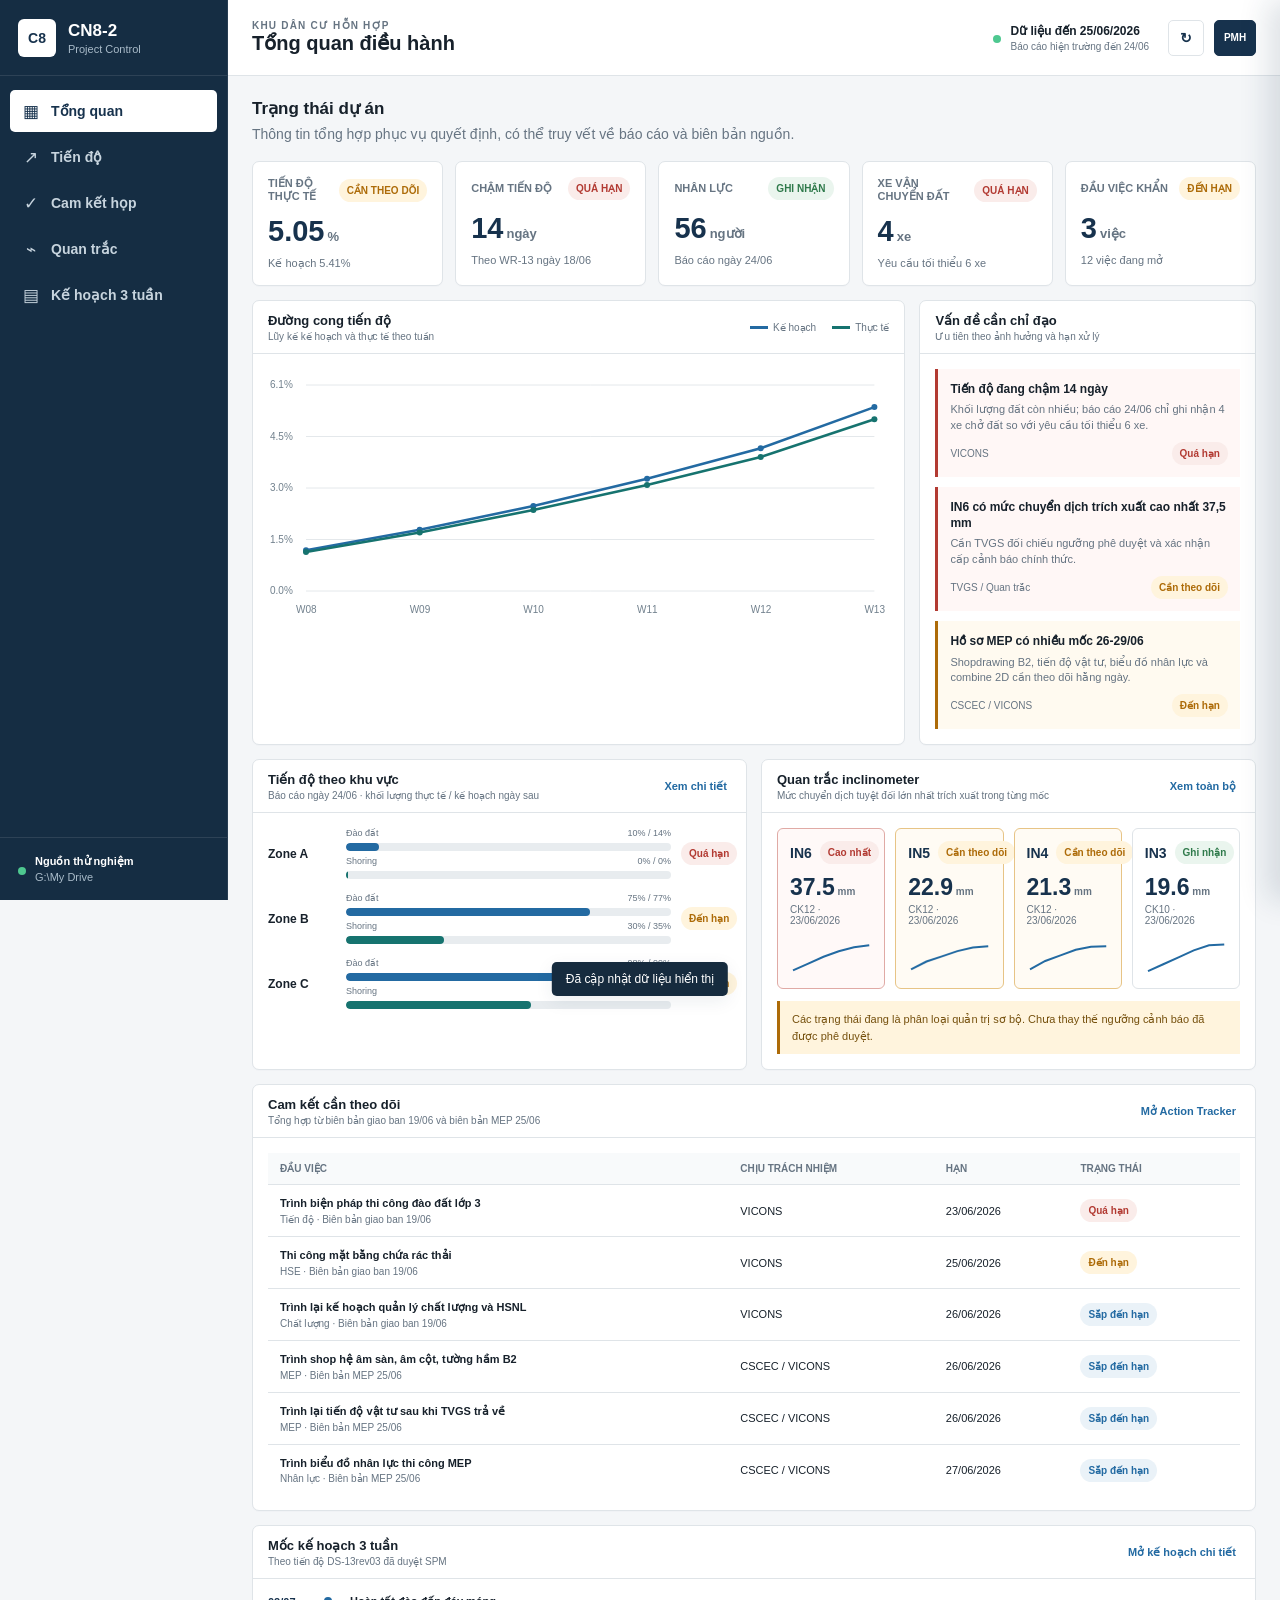
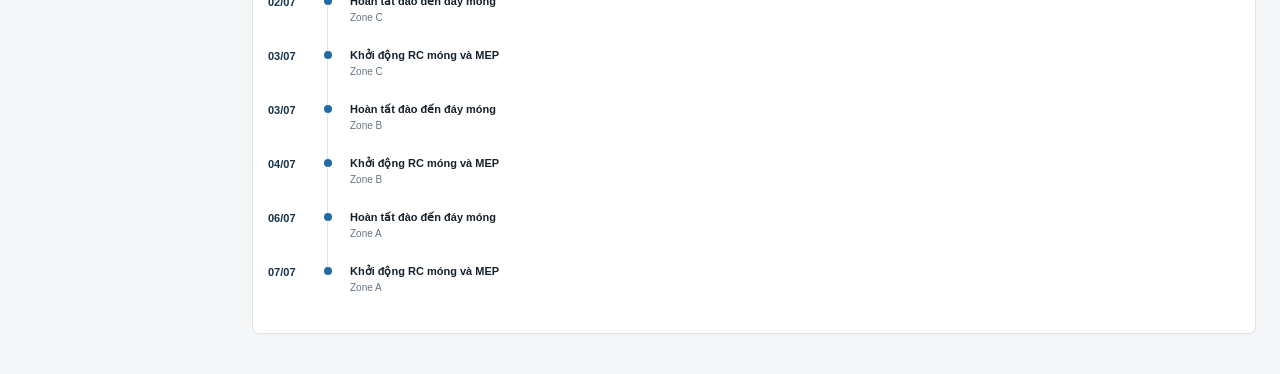
<file: outputs/skills/manage-construction-project-dashboard/assets/dashboard-template/index.html>
<!doctype html>
<html lang="vi">
<head>
  <meta charset="UTF-8">
  <meta name="viewport" content="width=device-width, initial-scale=1.0">
  <meta name="description" content="Dashboard điều hành dự án CN8-2">
  <title>CN8-2 | Project Control</title>
  <link rel="stylesheet" href="./styles.css">
</head>
<body>
  <div class="app-shell">
    <aside class="sidebar" id="sidebar">
      <div class="brand-block">
        <div class="brand-mark">C8</div>
        <div>
          <strong>CN8-2</strong>
          <span>Project Control</span>
        </div>
      </div>
      <nav class="nav-list" aria-label="Điều hướng chính">
        <button class="nav-item active" data-view="overview"><span class="nav-glyph">▦</span>Tổng quan</button>
        <button class="nav-item" data-view="progress"><span class="nav-glyph">↗</span>Tiến độ</button>
        <button class="nav-item" data-view="actions"><span class="nav-glyph">✓</span>Cam kết họp</button>
        <button class="nav-item" data-view="monitoring"><span class="nav-glyph">⌁</span>Quan trắc</button>
        <button class="nav-item" data-view="lookahead"><span class="nav-glyph">▤</span>Kế hoạch 3 tuần</button>
      </nav>
      <div class="sidebar-foot">
        <span class="source-dot"></span>
        <div>
          <strong>Nguồn thử nghiệm</strong>
          <span>G:\My Drive</span>
        </div>
      </div>
    </aside>

    <main class="main">
      <header class="topbar">
        <button class="icon-button mobile-menu" id="menuButton" aria-label="Mở menu" title="Mở menu">☰</button>
        <div>
          <p class="eyebrow">KHU DÂN CƯ HỖN HỢP</p>
          <h1 id="pageTitle">Tổng quan điều hành</h1>
        </div>
        <div class="topbar-actions">
          <div class="sync-status">
            <span class="sync-dot"></span>
            <div>
              <strong>Dữ liệu đến 25/06/2026</strong>
              <span>Báo cáo hiện trường đến 24/06</span>
            </div>
          </div>
          <button class="icon-button" id="refreshButton" aria-label="Làm mới dữ liệu" title="Làm mới dữ liệu">↻</button>
          <button class="avatar-button" aria-label="Tài khoản PMH" title="Tài khoản PMH">PMH</button>
        </div>
      </header>

      <section class="content" id="content"></section>
    </main>
  </div>

  <div class="drawer-backdrop" id="drawerBackdrop"></div>
  <aside class="detail-drawer" id="detailDrawer" aria-hidden="true">
    <div class="drawer-head">
      <div>
        <p class="eyebrow" id="drawerEyebrow">CHI TIẾT</p>
        <h2 id="drawerTitle">Thông tin</h2>
      </div>
      <button class="icon-button" id="closeDrawer" aria-label="Đóng" title="Đóng">×</button>
    </div>
    <div class="drawer-body" id="drawerBody"></div>
  </aside>

  <div class="toast" id="toast">Đã cập nhật dữ liệu hiển thị</div>
  <script src="./data.js"></script>
  <script src="./app.js"></script>
</body>
</html>
</file>
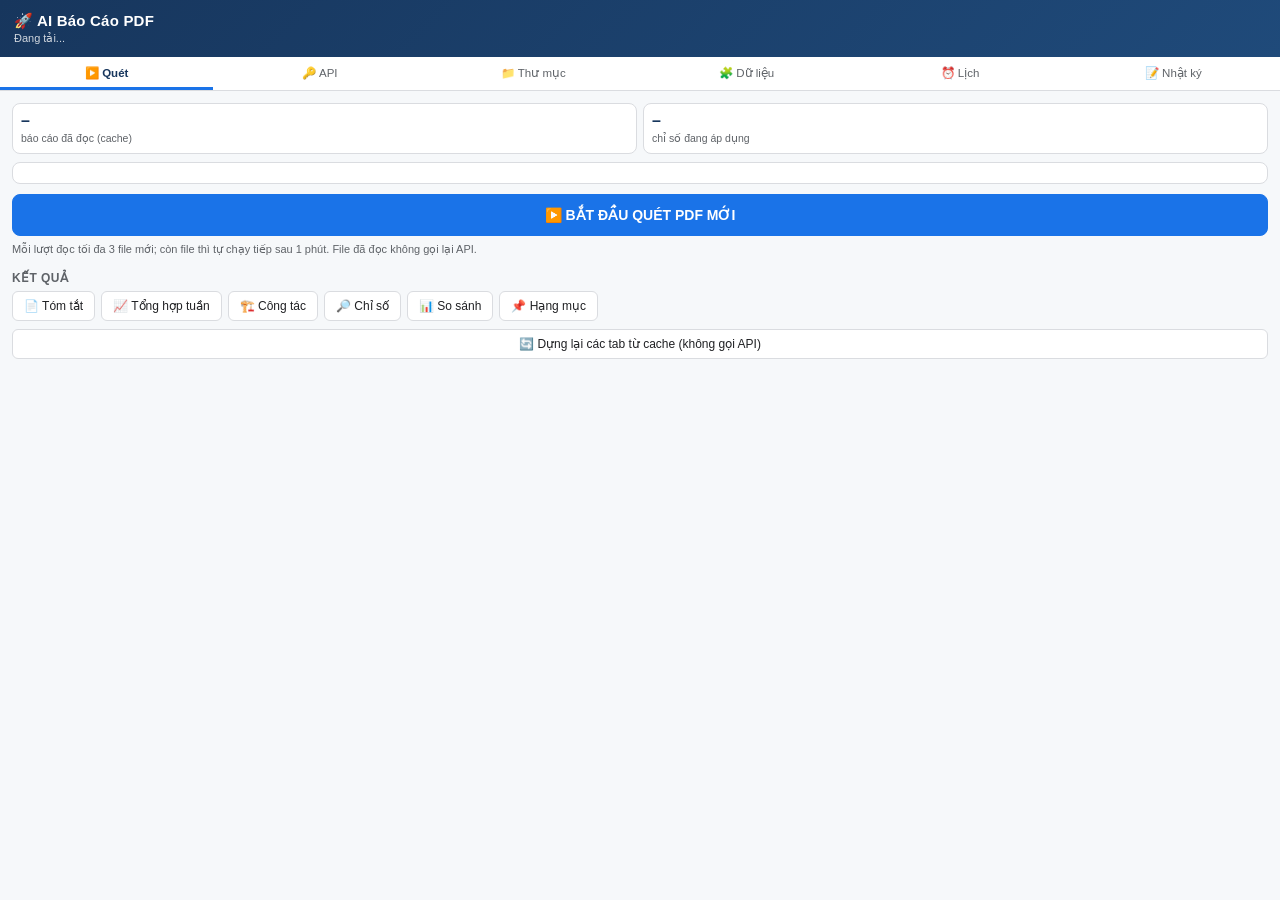
<file: outputs/google-apps-script-pdf-ai-reader/Sidebar.html>
<!DOCTYPE html>
<html>
<head>
<base target="_top">
<meta charset="utf-8">
<style>
  :root { --navy:#17365D; --navy2:#1f4a7a; --acc:#1a73e8; --ok:#188038; --okbg:#e6f4ea; --err:#c5221f; --errbg:#fce8e6; --warn:#b06000; --warnbg:#fef7e0; --mut:#5f6368; --bd:#dadce0; --bg:#f6f8fa; --card:#fff; }
  * { box-sizing:border-box; }
  html, body { margin:0; height:100%; }
  body { font-family:"Segoe UI", Roboto, Arial, sans-serif; font-size:13px; color:#202124; background:var(--bg); display:flex; flex-direction:column; }
  header { background:linear-gradient(135deg,var(--navy),var(--navy2)); color:#fff; padding:12px 14px; }
  header .t { font-size:15px; font-weight:700; letter-spacing:.2px; }
  header .s { font-size:11px; opacity:.8; margin-top:2px; }
  nav { display:flex; background:#fff; border-bottom:1px solid var(--bd); }
  nav button { flex:1; border:0; background:none; padding:9px 2px 7px; font-size:11.5px; cursor:pointer; color:var(--mut); border-bottom:3px solid transparent; }
  nav button.on { color:var(--navy); border-bottom-color:var(--acc); font-weight:700; }
  main { flex:1; overflow:auto; }
  section { display:none; padding:12px; } section.on { display:block; }
  h3 { font-size:12px; text-transform:uppercase; letter-spacing:.4px; margin:14px 0 6px; color:var(--mut); } h3:first-child { margin-top:0; }
  .card { background:var(--card); border:1px solid var(--bd); border-radius:8px; padding:10px; margin-bottom:10px; }
  .row { display:flex; gap:6px; align-items:center; } .grow { flex:1; min-width:0; }
  input[type=text], input[type=password], input[type=email], input[type=number], select { width:100%; padding:7px 8px; border:1px solid var(--bd); border-radius:6px; font-size:12px; background:#fff; }
  input:focus, select:focus { outline:2px solid #c6dafc; border-color:var(--acc); }
  .b { padding:7px 11px; border:1px solid var(--bd); border-radius:6px; background:#fff; cursor:pointer; font-size:12px; color:#202124; white-space:nowrap; }
  .b:hover { background:var(--bg); } .b.p { background:var(--acc); color:#fff; border-color:var(--acc); } .b.p:hover { background:#1765cc; }
  .b.big { width:100%; padding:12px; font-size:14px; font-weight:700; border-radius:8px; }
  .b.s { padding:4px 8px; font-size:11px; } .b.danger { color:var(--err); } .b:disabled { opacity:.5; cursor:default; }
  .mut { color:var(--mut); font-size:11px; line-height:1.4; }
  .ok { color:var(--ok); } .err { color:var(--err); } .warn { color:var(--warn); }
  .badge { display:inline-block; padding:1px 7px; border-radius:10px; font-size:10px; font-weight:600; border:1px solid var(--bd); background:var(--bg); color:var(--mut); }
  .badge.ok { background:var(--okbg); color:var(--ok); border-color:#b7dfc0; } .badge.err { background:var(--errbg); color:var(--err); border-color:#f3b4b0; } .badge.warn { background:var(--warnbg); color:var(--warn); border-color:#f6dc9a; }
  .msg { margin-top:8px; padding:9px 10px; border-radius:6px; background:#fff; border:1px solid var(--bd); white-space:pre-wrap; display:none; font-size:12px; line-height:1.45; }
  .msg.show { display:block; } .msg.ok { background:var(--okbg); border-color:#b7dfc0; } .msg.err { background:var(--errbg); border-color:#f3b4b0; } .msg.warn { background:var(--warnbg); border-color:#f6dc9a; }
  .check { display:flex; gap:8px; align-items:flex-start; padding:5px 0; border-bottom:1px dashed #eee; } .check:last-child { border-bottom:0; }
  .check .ic { width:18px; text-align:center; flex:none; }
  .prov { background:#fff; border:1px solid var(--bd); border-radius:8px; padding:8px 10px; margin-bottom:8px; } .prov.off { opacity:.6; }
  .prov .head { display:flex; align-items:center; gap:6px; }
  .num { width:20px; height:20px; border-radius:50%; background:var(--navy); color:#fff; font-size:11px; font-weight:700; display:flex; align-items:center; justify-content:center; flex:none; }
  label.chk { display:flex; gap:7px; align-items:center; margin:6px 0; cursor:pointer; } label.chk input { margin:0; }
  .lbl { font-size:11px; color:var(--mut); margin:6px 0 2px; }
  details summary { cursor:pointer; font-size:11.5px; color:var(--acc); margin-top:6px; }
  .log { font-size:11px; border-bottom:1px solid #eee; padding:6px 0; } .log .t { color:var(--mut); } .log b { font-weight:600; }
  ul.files { margin:6px 0 0; padding-left:16px; font-size:11px; max-height:150px; overflow:auto; }
  .grp { background:#fff; border:1px solid var(--bd); border-radius:8px; padding:8px 10px; margin-bottom:6px; }
  .grp .d { font-size:11px; color:var(--mut); margin-left:22px; }
  .spin { display:inline-block; width:12px; height:12px; border:2px solid #ccc; border-top-color:var(--acc); border-radius:50%; animation:sp .9s linear infinite; vertical-align:-2px; }
  @keyframes sp { to { transform:rotate(360deg); } }
  .models { max-height:160px; overflow:auto; font-size:11px; background:var(--bg); border-radius:6px; padding:6px; margin-top:6px; font-family:Consolas, monospace; }
  .models div { cursor:pointer; padding:1px 2px; } .models div:hover { background:#dfe9f7; }
  .toast { position:fixed; left:10px; right:10px; bottom:10px; background:#323232; color:#fff; padding:9px 12px; border-radius:6px; font-size:12px; display:none; z-index:9; }
  .kpi { display:grid; grid-template-columns:1fr 1fr; gap:6px; margin-bottom:8px; }
  .kpi div { background:#fff; border:1px solid var(--bd); border-radius:8px; padding:8px; } .kpi b { font-size:16px; display:block; color:var(--navy); } .kpi span { font-size:10.5px; color:var(--mut); }
</style>
</head>
<body>
<header><div class="t">🚀 AI Báo Cáo PDF</div><div class="s" id="ver">Đang tải...</div></header>
<nav>
  <button data-tab="scan" class="on">▶️ Quét</button>
  <button data-tab="api">🔑 API</button>
  <button data-tab="folder">📁 Thư mục</button>
  <button data-tab="data">🧩 Dữ liệu</button>
  <button data-tab="sched">⏰ Lịch</button>
  <button data-tab="log">📝 Nhật ký</button>
</nav>
<main>

<!-- ============ QUÉT ============ -->
<section id="scan" class="on">
  <div class="kpi"><div><b id="kCache">–</b><span>báo cáo đã đọc (cache)</span></div><div><b id="kInd">–</b><span>chỉ số đang áp dụng</span></div></div>
  <div class="card" id="checklist"></div>
  <button class="b p big" id="btnScan">▶️ BẮT ĐẦU QUÉT PDF MỚI</button>
  <div class="mut" style="margin-top:6px">Mỗi lượt đọc tối đa 3 file mới; còn file thì tự chạy tiếp sau 1 phút. File đã đọc không gọi lại API.</div>
  <div class="msg" id="scanMsg"></div>

  <h3>Kết quả</h3>
  <div class="row" style="flex-wrap:wrap; gap:6px">
    <button class="b" data-open="Tóm tắt báo cáo">📄 Tóm tắt</button>
    <button class="b" data-open="Tổng hợp tuần">📈 Tổng hợp tuần</button>
    <button class="b" data-open="Công tác chính">🏗️ Công tác</button>
    <button class="b" data-open="Kết quả chỉ số">🔎 Chỉ số</button>
    <button class="b" data-open="Bảng so sánh chỉ số">📊 So sánh</button>
    <button class="b" data-open="Hạng mục - Vấn đề">📌 Hạng mục</button>
  </div>
  <div class="row" style="margin-top:8px">
    <button class="b grow" id="btnRebuild">🔄 Dựng lại các tab từ cache (không gọi API)</button>
  </div>
</section>

<!-- ============ API ============ -->
<section id="api">
  <div class="mut" style="margin-bottom:8px">Thứ tự ưu tiên từ trên xuống (▲▼). Nhóm nào cũng thử nhà cung cấp số 1 trước; hỏng (hết hạn mức, key sai, quá tải, quá 70 giây) thì nhảy sang số 2… Trong mỗi nhà cung cấp thử <b>model chính</b> rồi <b>model dự phòng</b>. Key lưu riêng cho tài khoản Google của bạn, không hiện lại và không ghi vào nhật ký.</div>
  <div id="provList"></div>
  <button class="b p" id="btnSaveProv" style="width:100%">💾 Lưu thứ tự, bật/tắt và model</button>
  <div class="msg" id="apiMsg"></div>
</section>

<!-- ============ THƯ MỤC ============ -->
<section id="folder">
  <h3>Thư mục Google Drive chứa báo cáo PDF</h3>
  <div class="card">
    <div class="lbl">Dán link thư mục hoặc ID</div>
    <input type="text" id="folderInput" placeholder="https://drive.google.com/drive/folders/...">
    <div class="row" style="margin-top:6px">
      <div class="grow"><div class="lbl">Chỉ xét file sửa trong (ngày)</div><input type="number" id="folderDays" min="1" max="3650" value="14"></div>
      <div class="grow" style="padding-top:18px"><label class="chk"><input type="checkbox" id="folderSub"> Quét cả thư mục con</label></div>
    </div>
    <button class="b p" id="btnFolder" style="width:100%; margin-top:8px">✅ Xác nhận thư mục</button>
    <div class="msg" id="folderMsg"></div>
  </div>
  <div class="mut">Nhận cả shortcut tới PDF do người khác chia sẻ. Ngày và kỳ báo cáo đọc từ TÊN FILE (vd <i>WR-33_2026-11-05.pdf</i> → Tuần 33, 05/11/2026), không hỏi AI.</div>

  <h3>Kiểm tra đọc chữ</h3>
  <button class="b" id="btnExtract" style="width:100%">🔍 Thử bóc chữ file PDF mới nhất</button>
  <div class="msg" id="extractMsg"></div>

  <h3>Đặt lại</h3>
  <button class="b danger" id="btnClearCache" style="width:100%">🗑️ Xóa cache – đọc lại MỌI file (tốn API)</button>
</section>

<!-- ============ DỮ LIỆU ============ -->
<section id="data">
  <div class="mut" style="margin-bottom:8px">Mỗi nhóm = 1 lần gọi API cho mỗi file. Bật thêm nhóm sau, script chỉ gọi API cho nhóm còn thiếu của file đã đọc.</div>
  <h3>Báo cáo tuần CN8-2 (VICONS)</h3>
  <div id="grpCn82"></div>
  <h3>Báo cáo bất kỳ</h3>
  <div id="grpGeneric"></div>
  <div class="row" style="margin-top:6px">
    <button class="b" data-open="Chỉ số cần lọc">📋 Sửa danh sách chỉ số</button>
    <button class="b p grow" id="btnSaveGroups">💾 Lưu nhóm</button>
  </div>
  <div class="msg" id="dataMsg"></div>

  <h3>Cách đọc PDF</h3>
  <div class="card">
    <select id="optRead">
      <option value="auto">Tự động: bóc chữ trước, không được thì gửi nguyên PDF (khuyên dùng)</option>
      <option value="text">Chỉ bóc chữ (nhẹ, rẻ; PDF scan sẽ lỗi)</option>
      <option value="pdf">Chỉ gửi nguyên PDF (cần Claude/Gemini; chậm, tốn hơn)</option>
    </select>
    <div class="lbl">Email nhận tóm tắt sau mỗi lượt quét (để trống = không gửi)</div>
    <input type="email" id="optEmail" placeholder="email@congty.com">
    <label class="chk"><input type="checkbox" id="optOnlyErr" checked> Chỉ gửi khi có lỗi</label>
    <button class="b" id="btnSaveOpt" style="width:100%">💾 Lưu tùy chọn</button>
  </div>
</section>

<!-- ============ LỊCH ============ -->
<section id="sched">
  <h3>Tự động đọc báo cáo mỗi tuần</h3>
  <div class="card">
    <label class="chk"><input type="checkbox" id="schOn"> <b>Bật quét tự động hằng tuần</b></label>
    <div class="row">
      <div class="grow"><div class="lbl">Thứ</div>
        <select id="schDay">
          <option value="MONDAY">Thứ Hai</option><option value="TUESDAY">Thứ Ba</option><option value="WEDNESDAY">Thứ Tư</option>
          <option value="THURSDAY">Thứ Năm</option><option value="FRIDAY">Thứ Sáu</option><option value="SATURDAY">Thứ Bảy</option><option value="SUNDAY">Chủ Nhật</option>
        </select></div>
      <div style="width:100px"><div class="lbl">Giờ (VN)</div><select id="schHour"></select></div>
    </div>
    <button class="b p" id="btnSched" style="width:100%; margin-top:8px">💾 Lưu lịch</button>
    <div class="msg" id="schedMsg"></div>
  </div>
  <div class="mut">Giờ Việt Nam. Google chạy lịch trong khoảng ±15 phút quanh giờ chọn. Lịch chạy bằng tài khoản của người bật lịch, nên người đó phải là người đã nhập API key ở tab API.</div>
</section>

<!-- ============ NHẬT KÝ ============ -->
<section id="log">
  <div class="row" style="margin-bottom:8px">
    <button class="b" id="btnLogReload">🔄 Tải lại</button>
    <button class="b" data-open="Nhật ký API">📄 Mở sheet</button>
    <button class="b danger" id="btnLogClear">🗑️ Xóa</button>
  </div>
  <div class="mut" style="margin-bottom:6px">Cột "Kết luận" phân biệt: HẾT HẠN MỨC (429) ≠ QUÁ TẢI (503) ≠ KEY SAI (401) ≠ SAI TÊN MODEL (404). Lỗi "vượt thời gian thực thi" là giới hạn 6 phút của Apps Script, không liên quan hạn mức API.</div>
  <div id="logList" class="mut">Đang tải...</div>
</section>
</main>
<div class="toast" id="toast"></div>

<script>
const DAY_VN = {MONDAY:'Thứ Hai',TUESDAY:'Thứ Ba',WEDNESDAY:'Thứ Tư',THURSDAY:'Thứ Năm',FRIDAY:'Thứ Sáu',SATURDAY:'Thứ Bảy',SUNDAY:'Chủ Nhật'};
let S = null, order = [];
const $ = id => document.getElementById(id);
const esc = s => String(s == null ? '' : s).replace(/[&<>"]/g, c => ({'&':'&amp;','<':'&lt;','>':'&gt;','"':'&quot;'}[c]));

function call(fn, args, onOk, btn, onErr) {
  if (btn) { btn.disabled = true; btn._t = btn.innerHTML; btn.innerHTML = '<span class="spin"></span> Đang xử lý...'; }
  const done = () => { if (btn) { btn.disabled = false; btn.innerHTML = btn._t; } };
  google.script.run
    .withSuccessHandler(r => { done(); onOk && onOk(r); })
    .withFailureHandler(e => { done(); const m = e && e.message ? e.message : String(e); onErr ? onErr(m) : toast('Lỗi: ' + m); })[fn].apply(null, args || []);
}
function msg(id, html, cls) { const m = $(id); m.className = 'msg show ' + (cls || ''); m.innerHTML = html; }
let toastT; function toast(t) { const el = $('toast'); el.textContent = t; el.style.display = 'block'; clearTimeout(toastT); toastT = setTimeout(() => el.style.display = 'none', 4000); }

document.querySelectorAll('nav button').forEach(b => b.onclick = () => {
  document.querySelectorAll('nav button').forEach(x => x.classList.toggle('on', x === b));
  document.querySelectorAll('section').forEach(s => s.classList.toggle('on', s.id === b.dataset.tab));
  if (b.dataset.tab === 'log') loadLog();
});
document.querySelectorAll('[data-open]').forEach(b => b.onclick = () => call('ui_openSheet', [b.dataset.open], null, b));
for (let h = 0; h < 24; h++) $('schHour').insertAdjacentHTML('beforeend', '<option value="' + h + '">' + (h < 10 ? '0' : '') + h + ':00</option>');

function load() { call('ui_getState', [], s => { S = s; order = s.providers.map(p => Object.assign({}, p)); render(); }); }

function render() {
  $('ver').textContent = 'v' + S.version + ' · ' + (S.me || '');
  $('kCache').textContent = S.cacheCount; $('kInd').textContent = S.indicatorsCount;
  const ready = order.filter(p => p.enabled && p.ready);
  const gOn = S.groups.filter(g => g.enabled);
  const items = [
    [!!S.folder.id, 'Thư mục: ' + (S.folder.id ? '<b>' + esc(S.folder.name) + '</b> (' + S.folder.lookbackDays + ' ngày)' : 'chưa xác nhận → tab Thư mục')],
    [ready.length > 0, 'API sẵn sàng: ' + (ready.length ? ready.map(p => esc(p.label.split(' ')[0])).join(' → ') : 'chưa có → tab API')],
    [gOn.length > 0, 'Nhóm dữ liệu đang bật: ' + (gOn.length ? gOn.length + ' (' + gOn.map(g => esc(g.id)).join(', ') + ')' : 'chưa bật → tab Dữ liệu')],
    [S.schedule.enabled && S.schedule.triggerActive, 'Lịch tự động: ' + (S.schedule.enabled ? DAY_VN[S.schedule.weekday] + ' ' + pad(S.schedule.hour) + ':00' + (S.schedule.triggerActive ? '' : ' <span class="err">(trigger chưa hoạt động, lưu lại lịch)</span>') : 'đang tắt')]
  ];
  if (gOn.some(g => g.id === 'chi_so') && !S.indicatorsCount) items.push([false, 'Nhóm "Chỉ số tự khai báo" bật nhưng chưa có chỉ số nào tick Áp dụng']);
  $('checklist').innerHTML = items.map(i => '<div class="check"><span class="ic ' + (i[0] ? 'ok' : 'warn') + '">' + (i[0] ? '✔' : '○') + '</span><span>' + i[1] + '</span></div>').join('');
  $('optRead').value = S.options.readMode; $('optEmail').value = S.options.notifyEmail || ''; $('optOnlyErr').checked = S.options.notifyOnlyErrors;
  $('folderInput').value = S.folder.id || ''; $('folderSub').checked = S.folder.includeSubfolders; $('folderDays').value = S.folder.lookbackDays;
  $('schOn').checked = S.schedule.enabled; $('schDay').value = S.schedule.weekday || 'FRIDAY'; $('schHour').value = String(S.schedule.hour == null ? 5 : S.schedule.hour);
  renderProviders(); renderGroups();
}
const pad = n => (n < 10 ? '0' : '') + n;

function renderProviders() {
  $('provList').innerHTML = order.map((p, i) => `
    <div class="prov ${p.enabled ? '' : 'off'}">
      <div class="head">
        <span class="num">${i + 1}</span>
        <b class="grow">${esc(p.label)}</b>
        <span class="badge">${p.pdf ? 'PDF + chữ' : 'chỉ chữ'}</span>
        <span class="badge ${p.ready ? 'ok' : 'warn'}">${p.ready ? 'có key' : 'thiếu key'}</span>
        <button class="b s" onclick="mv(${i},-1)" ${i === 0 ? 'disabled' : ''}>▲</button>
        <button class="b s" onclick="mv(${i},1)" ${i === order.length - 1 ? 'disabled' : ''}>▼</button>
      </div>
      <label class="chk"><input type="checkbox" ${p.enabled ? 'checked' : ''} onchange="order[${i}].enabled=this.checked;renderProviders()"> Dùng trong vòng xoay</label>
      <div class="row">
        <div class="grow"><div class="lbl">Model chính</div><input type="text" value="${esc(p.model)}" placeholder="${esc(p.defModel)}" onchange="order[${i}].model=this.value"></div>
        <div class="grow"><div class="lbl">Model dự phòng</div><input type="text" value="${esc(p.fallback)}" placeholder="(không)" onchange="order[${i}].fallback=this.value"></div>
      </div>
      <details><summary>🔑 ${p.keys.every(k => k.has) ? 'Đổi' : 'Nhập'} key · 📋 danh sách model</summary>
        ${p.keys.map(k => `
          <div class="lbl">${esc(k.label)} <span class="mut">(${esc(k.hint)})</span> ${k.has ? '<span class="ok">● đã lưu</span>' : ''}</div>
          <div class="row">
            <input type="password" class="grow" id="k_${k.prop}" placeholder="${k.has ? 'Dán key mới để thay' : 'Dán key vào đây'}" autocomplete="off">
            <button class="b s" onclick="saveKey('${k.prop}', this)">Lưu</button>
            ${k.has ? `<button class="b s danger" onclick="delKey('${k.prop}', this)">Xóa</button>` : ''}
          </div>`).join('')}
        <div class="row" style="margin-top:8px">
          <button class="b s" onclick="listModels('${p.id}', this)" ${p.ready ? '' : 'disabled'}>📋 Model dùng được với key này</button>
        </div>
        <div id="m_${p.id}"></div>
      </details>
      <div class="row" style="margin-top:8px">
        <button class="b s" onclick="testProv('${p.id}', this)" ${p.ready ? '' : 'disabled'}>🔌 Kiểm tra kết nối</button>
        <span class="mut grow" id="t_${p.id}"></span>
      </div>
    </div>`).join('');
}
function mv(i, d) { const j = i + d; [order[i], order[j]] = [order[j], order[i]]; renderProviders(); }
function provPayload() { return order.map(p => ({ id: p.id, enabled: p.enabled, model: p.model, fallback: p.fallback })); }
function saveKey(prop, btn) {
  const v = $('k_' + prop).value.trim();
  if (!v) return toast('Chưa nhập key.');
  call('ui_saveKey', [prop, v], () => { toast('Đã lưu key.'); load(); }, btn);
}
function delKey(prop, btn) { if (confirm('Xóa key này khỏi tài khoản của bạn?')) call('ui_deleteKey', [prop], () => { toast('Đã xóa key.'); load(); }, btn); }
function testProv(id, btn) {
  $('t_' + id).innerHTML = '<span class="spin"></span>';
  call('ui_saveProviders', [provPayload()], () => call('ui_testProvider', [id], r => {
    $('t_' + id).innerHTML = r.results.map(x => '<div class="' + (x.ok ? 'ok' : 'err') + '">' + (x.ok ? '✔' : '✖') + ' ' + esc(x.model) + ': ' + esc(x.verdict) + ' (' + x.sec + 's)</div>').join('');
  }, btn, m => { $('t_' + id).innerHTML = '<span class="err">' + esc(m) + '</span>'; }), btn);
}
function listModels(id, btn) {
  const box = $('m_' + id); box.innerHTML = '<span class="spin"></span>';
  call('ui_saveProviders', [provPayload()], () => call('ui_listModels', [id], r => {
    const p = order.find(x => x.id === id);
    box.innerHTML = '<div class="mut" style="margin-top:6px">' + r.total + ' model. Model chính ' + (r.hasModel ? '<span class="ok">có trong danh sách</span>' : '<span class="err">KHÔNG thấy – chọn lại bên dưới</span>') +
      (p.fallback ? ', dự phòng ' + (r.hasFallback ? '<span class="ok">có</span>' : '<span class="err">không thấy</span>') : '') + '. Bấm tên để điền vào Model chính.</div>' +
      '<div class="models">' + r.models.map(m => '<div onclick="pickModel(\'' + id + '\',\'' + esc(m).replace(/'/g, "\\'") + '\')">' + esc(m) + '</div>').join('') + '</div>';
  }, btn, m => { box.innerHTML = '<span class="err">' + esc(m) + '</span>'; }), btn);
}
function pickModel(id, m) { const p = order.find(x => x.id === id); p.model = m; renderProviders(); toast('Đã điền "' + m + '" vào Model chính. Nhớ bấm Lưu.'); }
$('btnSaveProv').onclick = function () {
  call('ui_saveProviders', [provPayload()], () => { msg('apiMsg', '✔ Đã lưu. Thứ tự: ' + order.filter(p => p.enabled).map(p => esc(p.label)).join(' → '), 'ok'); load(); }, this);
};

// ---- groups ----
function renderGroups() {
  const html = fam => S.groups.filter(g => g.family === fam).map(g => `
    <div class="grp"><label class="chk"><input type="checkbox" data-g="${g.id}" ${g.enabled ? 'checked' : ''}> <b>${esc(g.label)}</b>${g.must ? ' <span class="badge warn">cần cho Tổng hợp tuần</span>' : ''}</label>
    <div class="d">${esc(g.desc)}</div></div>`).join('');
  $('grpCn82').innerHTML = html('cn82'); $('grpGeneric').innerHTML = html('generic');
}
$('btnSaveGroups').onclick = function () {
  const map = {}; document.querySelectorAll('[data-g]').forEach(c => { map[c.dataset.g] = c.checked; });
  call('ui_saveGroups', [map], () => { msg('dataMsg', '✔ Đã lưu nhóm dữ liệu.', 'ok'); load(); }, this);
};
$('btnSaveOpt').onclick = function () {
  call('ui_saveOptions', [{ readMode: $('optRead').value, notifyEmail: $('optEmail').value, notifyOnlyErrors: $('optOnlyErr').checked }], () => { msg('dataMsg', '✔ Đã lưu tùy chọn.', 'ok'); load(); }, this, m => msg('dataMsg', esc(m), 'err'));
};

// ---- scan ----
$('btnScan').onclick = function () {
  msg('scanMsg', '<span class="spin"></span> Đang đọc PDF… mỗi file khoảng 30–120 giây tùy số nhóm đang bật.');
  call('ui_runScan', [], r => {
    let h = '<b>' + esc(r.message) + '</b>';
    (r.files || []).forEach(f => { h += '\n' + (f.groupsFail.length ? '⚠️' : '✅') + ' ' + esc(f.name) + (f.ky ? ' [' + esc(f.ky) + ']' : '') + ' – ' + f.groupsOk.length + ' nhóm OK' + (f.groupsFail.length ? '\n   ✖ ' + f.groupsFail.map(esc).join('\n   ✖ ') : ''); });
    if (r.used) h += '\n\nAI đã dùng: ' + esc(r.used);
    if (r.down) h += '\nBị loại trong lượt này: ' + esc(r.down);
    if (r.failed && r.failed.length && !(r.files || []).length) h += '\n' + r.failed.map(esc).join('\n');
    msg('scanMsg', h, r.ok ? ((r.files || []).some(f => f.groupsFail.length) ? 'warn' : 'ok') : 'err');
    load();
  }, this, m => msg('scanMsg', '✖ ' + esc(m), 'err'));
};
$('btnRebuild').onclick = function () { call('ui_rebuild', [], r => msg('scanMsg', '✔ ' + esc(r.message), 'ok'), this); };

// ---- folder ----
$('btnFolder').onclick = function () {
  call('ui_setFolder', [$('folderInput').value, $('folderSub').checked, $('folderDays').value], r => {
    let h = '✔ Đã xác nhận: <b>' + esc(r.name) + '</b>\nPDF trong ' + r.lookbackDays + ' ngày: ' + r.total + ' · Chờ đọc: <b>' + r.pending + '</b>';
    if (r.pendingNames.length) h += '<ul class="files">' + r.pendingNames.map(n => '<li>' + esc(n) + '</li>').join('') + (r.pending > r.pendingNames.length ? '<li>…</li>' : '') + '</ul>';
    msg('folderMsg', h, 'ok'); load();
  }, this, m => msg('folderMsg', '✖ ' + esc(m), 'err'));
};
$('btnExtract').onclick = function () {
  call('ui_testExtract', [], r => {
    msg('extractMsg', 'File: <b>' + esc(r.name) + '</b> (' + r.sizeMB + ' MB) · ' + esc(r.ky) + ' · ' + esc(r.ngay) + '\n' + (r.error ? '✖ ' + esc(r.error) + '\n' : '') +
      'Bóc được <b>' + r.chars + '</b> ký tự có nghĩa → ' + (r.enough ? 'ĐỦ để gửi dạng chữ (nhẹ, rẻ).' : 'KHÔNG đủ, sẽ gửi nguyên PDF cho Claude/Gemini.') + '\n\n<span class="mut">' + esc(r.preview) + '</span>', r.error ? 'err' : r.enough ? 'ok' : 'warn');
  }, this, m => msg('extractMsg', '✖ ' + esc(m), 'err'));
};
$('btnClearCache').onclick = function () {
  if (confirm('Xóa cache? Lần quét sau sẽ gọi API đọc lại MỌI file trong thư mục (tốn tiền). Các tab kết quả giữ nguyên tới khi dựng lại.')) call('ui_clearCache', [], () => { toast('Đã xóa cache.'); load(); }, this);
};

// ---- schedule ----
$('btnSched').onclick = function () {
  call('ui_saveSchedule', [{ enabled: $('schOn').checked, weekday: $('schDay').value, hour: $('schHour').value }], s => {
    msg('schedMsg', s.enabled ? '✔ Đã bật: mỗi ' + DAY_VN[s.weekday] + ' lúc ' + pad(s.hour) + ':00 (giờ VN).' : 'Đã tắt quét tự động.', 'ok'); load();
  }, this, m => msg('schedMsg', '✖ ' + esc(m), 'err'));
};

// ---- log ----
function loadLog() {
  $('logList').innerHTML = '<span class="spin"></span>';
  call('ui_getLog', [50], rows => {
    if (!rows.length) { $('logList').innerHTML = 'Chưa có nhật ký.'; return; }
    // cột: 0 Lúc,1 Mã,2 Nguồn,3 File,4 Nhóm,5 NCC,6 Model,7 Cách gửi,8 Độ lớn,9 Lần,10 HTTP,11 Giây,12 Kết luận,13 Trả về
    $('logList').innerHTML = rows.map(r => {
      const cls = r[12] === 'OK' ? 'ok' : /HẠN MỨC|QUÁ TẢI|HẾT GIỜ/.test(r[12]) ? 'warn' : 'err';
      return '<div class="log"><span class="t">' + esc(r[0]) + ' · ' + esc(r[2]) + '</span><br><b class="' + cls + '">' + esc(r[12]) + '</b> · ' + esc(r[5]) + ' / ' + esc(r[6]) +
        (r[10] ? ' · HTTP ' + esc(r[10]) : '') + (r[11] && r[11] !== '0' ? ' · ' + esc(r[11]) + 's' : '') + '<br>📄 ' + esc(r[3]) + (r[4] && r[4] !== '-' ? ' · nhóm <i>' + esc(r[4]) + '</i>' : '') + ' · ' + esc(r[7]) + ' ' + esc(r[8]) +
        (r[13] ? '<br><span class="mut">' + esc(r[13]) + '</span>' : '') + '</div>';
    }).join('');
  });
}
$('btnLogReload').onclick = loadLog;
$('btnLogClear').onclick = function () { if (confirm('Xóa toàn bộ nhật ký API?')) call('ui_clearLog', [], loadLog, this); };

load();
</script>
</body>
</html>
</file>
<file: dashboard/styles.css>
:root {
  --bg: #f4f6f8;
  --surface: #ffffff;
  --surface-2: #f8fafb;
  --ink: #17212b;
  --muted: #667482;
  --line: #dfe4e8;
  --navy: #17324d;
  --blue: #236aa2;
  --teal: #16736f;
  --green: #2f7a4b;
  --amber: #ad6b08;
  --red: #b23a32;
  --red-soft: #faecea;
  --amber-soft: #fff4dd;
  --green-soft: #eaf5ee;
  --blue-soft: #eaf2f8;
  --shadow: 0 5px 18px rgba(23, 50, 77, .08);
}

* { box-sizing: border-box; }
html { min-width: 320px; background: var(--bg); }
body {
  margin: 0;
  min-height: 100vh;
  color: var(--ink);
  background: var(--bg);
  font-family: Arial, "Segoe UI", sans-serif;
  font-size: 14px;
}
button, input, select { font: inherit; }
button { cursor: pointer; }

.app-shell { min-height: 100vh; display: grid; grid-template-columns: 228px minmax(0, 1fr); }
.sidebar {
  position: fixed;
  inset: 0 auto 0 0;
  z-index: 30;
  width: 228px;
  display: flex;
  flex-direction: column;
  background: #152d43;
  color: #fff;
  border-right: 1px solid rgba(255,255,255,.08);
}
.brand-block { height: 76px; display: flex; align-items: center; gap: 12px; padding: 0 18px; border-bottom: 1px solid rgba(255,255,255,.1); }
.brand-mark {
  width: 38px; height: 38px; display: grid; place-items: center;
  background: #fff; color: var(--navy); font-weight: 800; border-radius: 6px;
}
.brand-block strong { display: block; font-size: 17px; }
.brand-block span { display: block; margin-top: 2px; color: #a9bbc9; font-size: 11px; }
.nav-list { padding: 14px 10px; display: grid; gap: 4px; }
.nav-item {
  border: 0; border-radius: 5px; min-height: 42px; padding: 0 12px;
  display: flex; align-items: center; gap: 11px; text-align: left;
  color: #c7d4de; background: transparent; font-weight: 600;
}
.nav-item:hover { background: rgba(255,255,255,.07); color: #fff; }
.nav-item.active { background: #fff; color: var(--navy); }
.nav-glyph { width: 18px; text-align: center; font-size: 17px; font-weight: 400; }
.sidebar-foot {
  margin-top: auto; padding: 17px 18px; display: flex; gap: 9px; align-items: center;
  border-top: 1px solid rgba(255,255,255,.1);
}
.source-dot, .sync-dot { width: 8px; height: 8px; border-radius: 50%; background: #4ec890; flex: 0 0 auto; }
.sidebar-foot strong, .sidebar-foot span { display: block; font-size: 11px; }
.sidebar-foot span { color: #a9bbc9; margin-top: 3px; }

.main { grid-column: 2; min-width: 0; }
.topbar {
  height: 76px; padding: 0 24px; display: flex; align-items: center; justify-content: space-between; gap: 18px;
  background: var(--surface); border-bottom: 1px solid var(--line); position: sticky; top: 0; z-index: 20;
}
.topbar h1 { margin: 1px 0 0; font-size: 20px; line-height: 1.15; letter-spacing: 0; }
.eyebrow { margin: 0; font-size: 10px; font-weight: 700; letter-spacing: .12em; color: var(--muted); }
.topbar-actions { display: flex; align-items: center; gap: 10px; }
.sync-status { display: flex; align-items: center; gap: 9px; padding-right: 9px; }
.sync-status strong, .sync-status span { display: block; white-space: nowrap; }
.sync-status strong { font-size: 12px; }
.sync-status span { font-size: 10px; color: var(--muted); margin-top: 3px; }
.icon-button, .avatar-button {
  border: 1px solid var(--line); background: var(--surface); color: var(--navy);
  width: 36px; height: 36px; display: grid; place-items: center; border-radius: 5px; font-weight: 700;
}
.icon-button:hover, .avatar-button:hover { border-color: #a9b6c0; background: var(--surface-2); }
.avatar-button { width: 42px; font-size: 10px; background: var(--navy); color: #fff; border-color: var(--navy); }
.mobile-menu { display: none; }
.content { padding: 22px 24px 40px; max-width: 1640px; margin: 0 auto; }

.page-intro { display: flex; justify-content: space-between; align-items: flex-start; gap: 20px; margin-bottom: 16px; }
.page-intro h2 { font-size: 17px; margin: 0 0 5px; }
.page-intro p { margin: 0; color: var(--muted); line-height: 1.5; }
.filter-row { display: flex; gap: 8px; flex-wrap: wrap; }
.filter-select, .search-input {
  min-height: 36px; border: 1px solid var(--line); border-radius: 5px; background: var(--surface);
  color: var(--ink); padding: 0 10px; outline: none;
}
.search-input { min-width: 250px; }
.filter-select:focus, .search-input:focus { border-color: var(--blue); box-shadow: 0 0 0 2px rgba(35,106,162,.12); }

.kpi-grid { display: grid; grid-template-columns: repeat(5, minmax(0, 1fr)); gap: 12px; margin-bottom: 14px; }
.kpi {
  background: var(--surface); border: 1px solid var(--line); border-radius: 7px; padding: 15px;
  min-height: 118px; box-shadow: 0 1px 1px rgba(23,50,77,.02);
}
.kpi-head { display: flex; align-items: center; justify-content: space-between; gap: 8px; color: var(--muted); font-size: 11px; font-weight: 700; text-transform: uppercase; }
.kpi-value { margin-top: 14px; font-size: 29px; line-height: 1; font-weight: 760; color: var(--navy); }
.kpi-unit { font-size: 13px; font-weight: 600; color: var(--muted); margin-left: 3px; }
.kpi-foot { margin-top: 11px; color: var(--muted); font-size: 11px; display: flex; justify-content: space-between; gap: 6px; }
.trend-negative { color: var(--red); font-weight: 700; }
.trend-warning { color: var(--amber); font-weight: 700; }
.trend-positive { color: var(--green); font-weight: 700; }
.status-pill {
  display: inline-flex; align-items: center; min-height: 23px; padding: 0 8px; border-radius: 12px;
  font-size: 10px; font-weight: 700; white-space: nowrap;
}
.pill-red { color: var(--red); background: var(--red-soft); }
.pill-amber { color: var(--amber); background: var(--amber-soft); }
.pill-green { color: var(--green); background: var(--green-soft); }
.pill-blue { color: var(--blue); background: var(--blue-soft); }
.pill-gray { color: #596674; background: #edf0f2; }

.grid { display: grid; gap: 14px; margin-bottom: 14px; }
.grid-main { grid-template-columns: minmax(0, 1.65fr) minmax(330px, .85fr); }
.grid-equal { grid-template-columns: repeat(2, minmax(0, 1fr)); }
.panel {
  background: var(--surface); border: 1px solid var(--line); border-radius: 7px; min-width: 0;
  box-shadow: 0 1px 1px rgba(23,50,77,.02);
}
.panel-head { min-height: 53px; padding: 0 15px; display: flex; align-items: center; justify-content: space-between; gap: 14px; border-bottom: 1px solid var(--line); }
.panel-head h3 { margin: 0; font-size: 13px; }
.panel-head p { margin: 3px 0 0; color: var(--muted); font-size: 10px; }
.panel-body { padding: 15px; }
.panel-link { border: 0; background: transparent; color: var(--blue); font-size: 11px; font-weight: 700; padding: 4px; }

.alert-list { display: grid; gap: 10px; }
.alert-item { padding: 12px; border-left: 3px solid var(--amber); background: #fffaf0; }
.alert-item.critical { border-left-color: var(--red); background: #fff7f6; }
.alert-item strong { font-size: 12px; line-height: 1.35; display: block; }
.alert-item p { color: var(--muted); font-size: 11px; line-height: 1.45; margin: 5px 0 0; }
.alert-meta { display: flex; align-items: center; justify-content: space-between; gap: 8px; margin-top: 8px; font-size: 10px; color: var(--muted); }

.chart-wrap { height: 250px; position: relative; }
canvas { width: 100%; height: 100%; display: block; }
.legend { display: flex; gap: 16px; align-items: center; font-size: 10px; color: var(--muted); }
.legend span { display: inline-flex; align-items: center; gap: 5px; }
.legend i { display: block; width: 18px; height: 3px; background: var(--blue); }
.legend .actual i { background: var(--teal); }

.zone-list { display: grid; gap: 14px; }
.zone-row { display: grid; grid-template-columns: 68px minmax(0, 1fr) 50px; gap: 10px; align-items: center; }
.zone-name { font-weight: 700; font-size: 12px; }
.progress-stack { display: grid; gap: 5px; }
.progress-line { height: 8px; border-radius: 4px; background: #e8ecef; overflow: hidden; }
.progress-line span { display: block; height: 100%; min-width: 2px; border-radius: 4px; background: var(--blue); }
.progress-line.shoring span { background: var(--teal); }
.zone-value { text-align: right; font-size: 11px; color: var(--muted); }
.zone-caption { font-size: 9px; color: var(--muted); display: flex; justify-content: space-between; }

.table-wrap { overflow-x: auto; }
.data-table { width: 100%; border-collapse: collapse; min-width: 720px; }
.data-table th {
  padding: 10px 12px; background: var(--surface-2); color: var(--muted); text-align: left;
  font-size: 10px; text-transform: uppercase; border-bottom: 1px solid var(--line); white-space: nowrap;
}
.data-table td { padding: 11px 12px; border-bottom: 1px solid var(--line); vertical-align: middle; font-size: 11px; }
.data-table tbody tr:last-child td { border-bottom: 0; }
.data-table tbody tr:hover { background: #fafcfd; }
.click-row { cursor: pointer; }
.cell-title { font-weight: 700; color: var(--ink); line-height: 1.35; }
.cell-sub { color: var(--muted); margin-top: 3px; font-size: 10px; }

.bar-chart { display: grid; gap: 11px; }
.bar-row { display: grid; grid-template-columns: 94px minmax(0,1fr) 38px; gap: 10px; align-items: center; font-size: 11px; }
.bar-track { height: 13px; background: #edf0f2; overflow: hidden; border-radius: 3px; }
.bar-fill { height: 100%; background: var(--blue); border-radius: 3px; }
.bar-fill.teal { background: var(--teal); }

.monitor-grid { display: grid; grid-template-columns: repeat(4, minmax(0, 1fr)); gap: 10px; }
.monitor-card { border: 1px solid var(--line); border-radius: 6px; padding: 12px; background: var(--surface); }
.monitor-card.highest { border-color: #e0aaa5; background: #fff9f8; }
.monitor-card.review { border-color: #e7c486; background: #fffbf4; }
.monitor-head { display: flex; justify-content: space-between; gap: 8px; align-items: center; }
.monitor-point { font-weight: 800; color: var(--navy); }
.monitor-value { font-size: 23px; margin: 10px 0 3px; color: var(--navy); font-weight: 750; }
.monitor-value span { font-size: 10px; color: var(--muted); }
.sparkline { width: 100%; height: 42px; margin-top: 8px; }
.monitor-note {
  margin-top: 12px; padding: 10px 12px; background: var(--amber-soft); color: #75500d;
  border-left: 3px solid var(--amber); font-size: 11px; line-height: 1.5;
}

.doc-list { display: grid; }
.doc-item { padding: 12px 14px; display: grid; grid-template-columns: 88px minmax(0,1fr) 95px 115px; gap: 12px; align-items: center; border-bottom: 1px solid var(--line); }
.doc-item:last-child { border-bottom: 0; }
.doc-item:hover { background: #fafcfd; }
.doc-name { font-size: 11px; font-weight: 700; overflow: hidden; text-overflow: ellipsis; white-space: nowrap; }
.doc-meta { color: var(--muted); font-size: 10px; }
.file-type { color: var(--blue); font-size: 10px; font-weight: 700; }

.week-selector { display: grid; grid-template-columns: repeat(3, minmax(0, 1fr)); gap: 12px; margin-bottom: 14px; }
.week-card {
  border: 1px solid var(--line); background: var(--surface); border-radius: 7px; padding: 14px;
  text-align: left; color: var(--ink); box-shadow: 0 1px 1px rgba(23,50,77,.02);
}
.week-card:hover { border-color: #aebac4; }
.week-card.active { border-color: var(--blue); box-shadow: inset 0 0 0 1px var(--blue); background: #f7fbfe; }
.week-card-top { display: flex; justify-content: space-between; align-items: center; gap: 10px; }
.week-card-top > div { display: flex; align-items: center; gap: 9px; }
.week-card-top > span { color: var(--muted); font-size: 11px; }
.week-index { color: var(--blue); font-weight: 800; font-size: 11px; }
.week-card p { min-height: 40px; margin: 11px 0; color: var(--muted); font-size: 11px; line-height: 1.45; }
.week-count { font-size: 10px; font-weight: 700; color: var(--navy); }
.lookahead-table { min-width: 920px; }
.milestone-list { position: relative; display: grid; gap: 0; }
.milestone-item { display: grid; grid-template-columns: 48px 18px minmax(0,1fr); gap: 8px; min-height: 54px; align-items: start; }
.milestone-item:not(:last-child) .milestone-dot::after {
  content: ""; position: absolute; top: 9px; left: 3px; width: 1px; height: 48px; background: var(--line);
}
.milestone-date { color: var(--navy); font-size: 11px; font-weight: 800; padding-top: 2px; }
.milestone-dot { position: relative; width: 8px; height: 8px; margin-top: 3px; border-radius: 50%; background: var(--blue); }
.milestone-item strong { display: block; font-size: 11px; line-height: 1.35; }
.milestone-item span { display: block; color: var(--muted); font-size: 10px; margin-top: 3px; }
.gate-list { display: grid; gap: 9px; }
.gate-item { min-height: 38px; padding: 9px 11px; display: flex; align-items: center; gap: 9px; background: var(--surface-2); border: 1px solid var(--line); font-size: 11px; }
.gate-item span { width: 19px; height: 19px; display: grid; place-items: center; background: var(--green-soft); color: var(--green); border-radius: 50%; font-weight: 800; }

.drawer-backdrop { position: fixed; inset: 0; z-index: 40; background: rgba(15,28,39,.32); opacity: 0; pointer-events: none; transition: opacity .18s ease; }
.detail-drawer {
  position: fixed; z-index: 50; inset: 0 0 0 auto; width: min(460px, 92vw); background: var(--surface);
  transform: translateX(100%); transition: transform .2s ease; box-shadow: -12px 0 28px rgba(23,50,77,.14);
}
.drawer-open .drawer-backdrop { opacity: 1; pointer-events: auto; }
.drawer-open .detail-drawer { transform: translateX(0); }
.drawer-head { height: 76px; display: flex; align-items: center; justify-content: space-between; gap: 12px; padding: 0 18px; border-bottom: 1px solid var(--line); }
.drawer-head h2 { margin: 3px 0 0; font-size: 17px; }
.drawer-body { padding: 18px; overflow-y: auto; height: calc(100vh - 76px); }
.detail-section { margin-bottom: 20px; }
.detail-section h3 { font-size: 11px; color: var(--muted); text-transform: uppercase; margin: 0 0 8px; }
.detail-section p { line-height: 1.55; margin: 0; }
.detail-grid { display: grid; grid-template-columns: 130px minmax(0,1fr); gap: 9px 12px; font-size: 12px; }
.detail-grid span:nth-child(odd) { color: var(--muted); }
.path-box { padding: 10px; border: 1px solid var(--line); background: var(--surface-2); word-break: break-all; font-size: 10px; line-height: 1.5; color: var(--muted); }
.copy-button { min-height: 34px; border: 1px solid var(--line); background: var(--surface); color: var(--blue); padding: 0 11px; border-radius: 5px; font-weight: 700; font-size: 11px; }

.empty-state { padding: 50px 20px; text-align: center; color: var(--muted); }
.toast {
  position: fixed; left: 50%; bottom: 24px; z-index: 80; transform: translate(-50%, 120px);
  background: #162b3e; color: #fff; padding: 10px 14px; border-radius: 5px; box-shadow: var(--shadow);
  transition: transform .2s ease; font-size: 12px;
}
.toast.show { transform: translate(-50%, 0); }

@media (max-width: 1180px) {
  .kpi-grid { grid-template-columns: repeat(3, minmax(0, 1fr)); }
  .grid-main { grid-template-columns: 1fr; }
  .monitor-grid { grid-template-columns: repeat(3, minmax(0, 1fr)); }
}
@media (max-width: 820px) {
  .app-shell { display: block; }
  .main { margin-left: 0; }
  .sidebar { transform: translateX(-100%); transition: transform .2s ease; box-shadow: 12px 0 30px rgba(15,28,39,.2); }
  .sidebar.open { transform: translateX(0); }
  .mobile-menu { display: grid; }
  .topbar { height: 68px; padding: 0 14px; justify-content: flex-start; }
  .topbar-actions { margin-left: auto; }
  .sync-status { display: none; }
  .content { padding: 16px 14px 32px; }
  .page-intro { display: block; }
  .filter-row { margin-top: 12px; }
  .search-input { min-width: 0; width: 100%; }
  .kpi-grid { grid-template-columns: repeat(2, minmax(0, 1fr)); }
  .grid-equal { grid-template-columns: 1fr; }
  .monitor-grid { grid-template-columns: repeat(2, minmax(0, 1fr)); }
  .week-selector { grid-template-columns: 1fr; }
  .doc-item { grid-template-columns: 74px minmax(0,1fr); }
  .doc-item > :nth-child(3), .doc-item > :nth-child(4) { display: none; }
}
@media (max-width: 520px) {
  .topbar h1 { font-size: 17px; }
  .kpi-grid { grid-template-columns: 1fr 1fr; gap: 8px; }
  .kpi { min-height: 105px; padding: 12px; }
  .kpi-value { font-size: 24px; }
  .monitor-grid { grid-template-columns: 1fr 1fr; gap: 8px; }
  .monitor-value { font-size: 20px; }
  .zone-row { grid-template-columns: 55px minmax(0,1fr) 40px; }
}
</file>
<file: outputs/skills/manage-construction-project-dashboard/assets/dashboard-template/styles.css>
:root {
  --bg: #f4f6f8;
  --surface: #ffffff;
  --surface-2: #f8fafb;
  --ink: #17212b;
  --muted: #667482;
  --line: #dfe4e8;
  --navy: #17324d;
  --blue: #236aa2;
  --teal: #16736f;
  --green: #2f7a4b;
  --amber: #ad6b08;
  --red: #b23a32;
  --red-soft: #faecea;
  --amber-soft: #fff4dd;
  --green-soft: #eaf5ee;
  --blue-soft: #eaf2f8;
  --shadow: 0 5px 18px rgba(23, 50, 77, .08);
}

* { box-sizing: border-box; }
html { min-width: 320px; background: var(--bg); }
body {
  margin: 0;
  min-height: 100vh;
  color: var(--ink);
  background: var(--bg);
  font-family: Arial, "Segoe UI", sans-serif;
  font-size: 14px;
}
button, input, select { font: inherit; }
button { cursor: pointer; }

.app-shell { min-height: 100vh; display: grid; grid-template-columns: 228px minmax(0, 1fr); }
.sidebar {
  position: fixed;
  inset: 0 auto 0 0;
  z-index: 30;
  width: 228px;
  display: flex;
  flex-direction: column;
  background: #152d43;
  color: #fff;
  border-right: 1px solid rgba(255,255,255,.08);
}
.brand-block { height: 76px; display: flex; align-items: center; gap: 12px; padding: 0 18px; border-bottom: 1px solid rgba(255,255,255,.1); }
.brand-mark {
  width: 38px; height: 38px; display: grid; place-items: center;
  background: #fff; color: var(--navy); font-weight: 800; border-radius: 6px;
}
.brand-block strong { display: block; font-size: 17px; }
.brand-block span { display: block; margin-top: 2px; color: #a9bbc9; font-size: 11px; }
.nav-list { padding: 14px 10px; display: grid; gap: 4px; }
.nav-item {
  border: 0; border-radius: 5px; min-height: 42px; padding: 0 12px;
  display: flex; align-items: center; gap: 11px; text-align: left;
  color: #c7d4de; background: transparent; font-weight: 600;
}
.nav-item:hover { background: rgba(255,255,255,.07); color: #fff; }
.nav-item.active { background: #fff; color: var(--navy); }
.nav-glyph { width: 18px; text-align: center; font-size: 17px; font-weight: 400; }
.sidebar-foot {
  margin-top: auto; padding: 17px 18px; display: flex; gap: 9px; align-items: center;
  border-top: 1px solid rgba(255,255,255,.1);
}
.source-dot, .sync-dot { width: 8px; height: 8px; border-radius: 50%; background: #4ec890; flex: 0 0 auto; }
.sidebar-foot strong, .sidebar-foot span { display: block; font-size: 11px; }
.sidebar-foot span { color: #a9bbc9; margin-top: 3px; }

.main { grid-column: 2; min-width: 0; }
.topbar {
  height: 76px; padding: 0 24px; display: flex; align-items: center; justify-content: space-between; gap: 18px;
  background: var(--surface); border-bottom: 1px solid var(--line); position: sticky; top: 0; z-index: 20;
}
.topbar h1 { margin: 1px 0 0; font-size: 20px; line-height: 1.15; letter-spacing: 0; }
.eyebrow { margin: 0; font-size: 10px; font-weight: 700; letter-spacing: .12em; color: var(--muted); }
.topbar-actions { display: flex; align-items: center; gap: 10px; }
.sync-status { display: flex; align-items: center; gap: 9px; padding-right: 9px; }
.sync-status strong, .sync-status span { display: block; white-space: nowrap; }
.sync-status strong { font-size: 12px; }
.sync-status span { font-size: 10px; color: var(--muted); margin-top: 3px; }
.icon-button, .avatar-button {
  border: 1px solid var(--line); background: var(--surface); color: var(--navy);
  width: 36px; height: 36px; display: grid; place-items: center; border-radius: 5px; font-weight: 700;
}
.icon-button:hover, .avatar-button:hover { border-color: #a9b6c0; background: var(--surface-2); }
.avatar-button { width: 42px; font-size: 10px; background: var(--navy); color: #fff; border-color: var(--navy); }
.mobile-menu { display: none; }
.content { padding: 22px 24px 40px; max-width: 1640px; margin: 0 auto; }

.page-intro { display: flex; justify-content: space-between; align-items: flex-start; gap: 20px; margin-bottom: 16px; }
.page-intro h2 { font-size: 17px; margin: 0 0 5px; }
.page-intro p { margin: 0; color: var(--muted); line-height: 1.5; }
.filter-row { display: flex; gap: 8px; flex-wrap: wrap; }
.filter-select, .search-input {
  min-height: 36px; border: 1px solid var(--line); border-radius: 5px; background: var(--surface);
  color: var(--ink); padding: 0 10px; outline: none;
}
.search-input { min-width: 250px; }
.filter-select:focus, .search-input:focus { border-color: var(--blue); box-shadow: 0 0 0 2px rgba(35,106,162,.12); }

.kpi-grid { display: grid; grid-template-columns: repeat(5, minmax(0, 1fr)); gap: 12px; margin-bottom: 14px; }
.kpi {
  background: var(--surface); border: 1px solid var(--line); border-radius: 7px; padding: 15px;
  min-height: 118px; box-shadow: 0 1px 1px rgba(23,50,77,.02);
}
.kpi-head { display: flex; align-items: center; justify-content: space-between; gap: 8px; color: var(--muted); font-size: 11px; font-weight: 700; text-transform: uppercase; }
.kpi-value { margin-top: 14px; font-size: 29px; line-height: 1; font-weight: 760; color: var(--navy); }
.kpi-unit { font-size: 13px; font-weight: 600; color: var(--muted); margin-left: 3px; }
.kpi-foot { margin-top: 11px; color: var(--muted); font-size: 11px; display: flex; justify-content: space-between; gap: 6px; }
.trend-negative { color: var(--red); font-weight: 700; }
.trend-warning { color: var(--amber); font-weight: 700; }
.trend-positive { color: var(--green); font-weight: 700; }
.status-pill {
  display: inline-flex; align-items: center; min-height: 23px; padding: 0 8px; border-radius: 12px;
  font-size: 10px; font-weight: 700; white-space: nowrap;
}
.pill-red { color: var(--red); background: var(--red-soft); }
.pill-amber { color: var(--amber); background: var(--amber-soft); }
.pill-green { color: var(--green); background: var(--green-soft); }
.pill-blue { color: var(--blue); background: var(--blue-soft); }
.pill-gray { color: #596674; background: #edf0f2; }

.grid { display: grid; gap: 14px; margin-bottom: 14px; }
.grid-main { grid-template-columns: minmax(0, 1.65fr) minmax(330px, .85fr); }
.grid-equal { grid-template-columns: repeat(2, minmax(0, 1fr)); }
.panel {
  background: var(--surface); border: 1px solid var(--line); border-radius: 7px; min-width: 0;
  box-shadow: 0 1px 1px rgba(23,50,77,.02);
}
.panel-head { min-height: 53px; padding: 0 15px; display: flex; align-items: center; justify-content: space-between; gap: 14px; border-bottom: 1px solid var(--line); }
.panel-head h3 { margin: 0; font-size: 13px; }
.panel-head p { margin: 3px 0 0; color: var(--muted); font-size: 10px; }
.panel-body { padding: 15px; }
.panel-link { border: 0; background: transparent; color: var(--blue); font-size: 11px; font-weight: 700; padding: 4px; }

.alert-list { display: grid; gap: 10px; }
.alert-item { padding: 12px; border-left: 3px solid var(--amber); background: #fffaf0; }
.alert-item.critical { border-left-color: var(--red); background: #fff7f6; }
.alert-item strong { font-size: 12px; line-height: 1.35; display: block; }
.alert-item p { color: var(--muted); font-size: 11px; line-height: 1.45; margin: 5px 0 0; }
.alert-meta { display: flex; align-items: center; justify-content: space-between; gap: 8px; margin-top: 8px; font-size: 10px; color: var(--muted); }

.chart-wrap { height: 250px; position: relative; }
canvas { width: 100%; height: 100%; display: block; }
.legend { display: flex; gap: 16px; align-items: center; font-size: 10px; color: var(--muted); }
.legend span { display: inline-flex; align-items: center; gap: 5px; }
.legend i { display: block; width: 18px; height: 3px; background: var(--blue); }
.legend .actual i { background: var(--teal); }

.zone-list { display: grid; gap: 14px; }
.zone-row { display: grid; grid-template-columns: 68px minmax(0, 1fr) 50px; gap: 10px; align-items: center; }
.zone-name { font-weight: 700; font-size: 12px; }
.progress-stack { display: grid; gap: 5px; }
.progress-line { height: 8px; border-radius: 4px; background: #e8ecef; overflow: hidden; }
.progress-line span { display: block; height: 100%; min-width: 2px; border-radius: 4px; background: var(--blue); }
.progress-line.shoring span { background: var(--teal); }
.zone-value { text-align: right; font-size: 11px; color: var(--muted); }
.zone-caption { font-size: 9px; color: var(--muted); display: flex; justify-content: space-between; }

.table-wrap { overflow-x: auto; }
.data-table { width: 100%; border-collapse: collapse; min-width: 720px; }
.data-table th {
  padding: 10px 12px; background: var(--surface-2); color: var(--muted); text-align: left;
  font-size: 10px; text-transform: uppercase; border-bottom: 1px solid var(--line); white-space: nowrap;
}
.data-table td { padding: 11px 12px; border-bottom: 1px solid var(--line); vertical-align: middle; font-size: 11px; }
.data-table tbody tr:last-child td { border-bottom: 0; }
.data-table tbody tr:hover { background: #fafcfd; }
.click-row { cursor: pointer; }
.cell-title { font-weight: 700; color: var(--ink); line-height: 1.35; }
.cell-sub { color: var(--muted); margin-top: 3px; font-size: 10px; }

.bar-chart { display: grid; gap: 11px; }
.bar-row { display: grid; grid-template-columns: 94px minmax(0,1fr) 38px; gap: 10px; align-items: center; font-size: 11px; }
.bar-track { height: 13px; background: #edf0f2; overflow: hidden; border-radius: 3px; }
.bar-fill { height: 100%; background: var(--blue); border-radius: 3px; }
.bar-fill.teal { background: var(--teal); }

.monitor-grid { display: grid; grid-template-columns: repeat(4, minmax(0, 1fr)); gap: 10px; }
.monitor-card { border: 1px solid var(--line); border-radius: 6px; padding: 12px; background: var(--surface); }
.monitor-card.highest { border-color: #e0aaa5; background: #fff9f8; }
.monitor-card.review { border-color: #e7c486; background: #fffbf4; }
.monitor-head { display: flex; justify-content: space-between; gap: 8px; align-items: center; }
.monitor-point { font-weight: 800; color: var(--navy); }
.monitor-value { font-size: 23px; margin: 10px 0 3px; color: var(--navy); font-weight: 750; }
.monitor-value span { font-size: 10px; color: var(--muted); }
.sparkline { width: 100%; height: 42px; margin-top: 8px; }
.monitor-note {
  margin-top: 12px; padding: 10px 12px; background: var(--amber-soft); color: #75500d;
  border-left: 3px solid var(--amber); font-size: 11px; line-height: 1.5;
}

.doc-list { display: grid; }
.doc-item { padding: 12px 14px; display: grid; grid-template-columns: 88px minmax(0,1fr) 95px 115px; gap: 12px; align-items: center; border-bottom: 1px solid var(--line); }
.doc-item:last-child { border-bottom: 0; }
.doc-item:hover { background: #fafcfd; }
.doc-name { font-size: 11px; font-weight: 700; overflow: hidden; text-overflow: ellipsis; white-space: nowrap; }
.doc-meta { color: var(--muted); font-size: 10px; }
.file-type { color: var(--blue); font-size: 10px; font-weight: 700; }

.week-selector { display: grid; grid-template-columns: repeat(3, minmax(0, 1fr)); gap: 12px; margin-bottom: 14px; }
.week-card {
  border: 1px solid var(--line); background: var(--surface); border-radius: 7px; padding: 14px;
  text-align: left; color: var(--ink); box-shadow: 0 1px 1px rgba(23,50,77,.02);
}
.week-card:hover { border-color: #aebac4; }
.week-card.active { border-color: var(--blue); box-shadow: inset 0 0 0 1px var(--blue); background: #f7fbfe; }
.week-card-top { display: flex; justify-content: space-between; align-items: center; gap: 10px; }
.week-card-top > div { display: flex; align-items: center; gap: 9px; }
.week-card-top > span { color: var(--muted); font-size: 11px; }
.week-index { color: var(--blue); font-weight: 800; font-size: 11px; }
.week-card p { min-height: 40px; margin: 11px 0; color: var(--muted); font-size: 11px; line-height: 1.45; }
.week-count { font-size: 10px; font-weight: 700; color: var(--navy); }
.lookahead-table { min-width: 920px; }
.milestone-list { position: relative; display: grid; gap: 0; }
.milestone-item { display: grid; grid-template-columns: 48px 18px minmax(0,1fr); gap: 8px; min-height: 54px; align-items: start; }
.milestone-item:not(:last-child) .milestone-dot::after {
  content: ""; position: absolute; top: 9px; left: 3px; width: 1px; height: 48px; background: var(--line);
}
.milestone-date { color: var(--navy); font-size: 11px; font-weight: 800; padding-top: 2px; }
.milestone-dot { position: relative; width: 8px; height: 8px; margin-top: 3px; border-radius: 50%; background: var(--blue); }
.milestone-item strong { display: block; font-size: 11px; line-height: 1.35; }
.milestone-item span { display: block; color: var(--muted); font-size: 10px; margin-top: 3px; }
.gate-list { display: grid; gap: 9px; }
.gate-item { min-height: 38px; padding: 9px 11px; display: flex; align-items: center; gap: 9px; background: var(--surface-2); border: 1px solid var(--line); font-size: 11px; }
.gate-item span { width: 19px; height: 19px; display: grid; place-items: center; background: var(--green-soft); color: var(--green); border-radius: 50%; font-weight: 800; }

.drawer-backdrop { position: fixed; inset: 0; z-index: 40; background: rgba(15,28,39,.32); opacity: 0; pointer-events: none; transition: opacity .18s ease; }
.detail-drawer {
  position: fixed; z-index: 50; inset: 0 0 0 auto; width: min(460px, 92vw); background: var(--surface);
  transform: translateX(100%); transition: transform .2s ease; box-shadow: -12px 0 28px rgba(23,50,77,.14);
}
.drawer-open .drawer-backdrop { opacity: 1; pointer-events: auto; }
.drawer-open .detail-drawer { transform: translateX(0); }
.drawer-head { height: 76px; display: flex; align-items: center; justify-content: space-between; gap: 12px; padding: 0 18px; border-bottom: 1px solid var(--line); }
.drawer-head h2 { margin: 3px 0 0; font-size: 17px; }
.drawer-body { padding: 18px; overflow-y: auto; height: calc(100vh - 76px); }
.detail-section { margin-bottom: 20px; }
.detail-section h3 { font-size: 11px; color: var(--muted); text-transform: uppercase; margin: 0 0 8px; }
.detail-section p { line-height: 1.55; margin: 0; }
.detail-grid { display: grid; grid-template-columns: 130px minmax(0,1fr); gap: 9px 12px; font-size: 12px; }
.detail-grid span:nth-child(odd) { color: var(--muted); }
.path-box { padding: 10px; border: 1px solid var(--line); background: var(--surface-2); word-break: break-all; font-size: 10px; line-height: 1.5; color: var(--muted); }
.copy-button { min-height: 34px; border: 1px solid var(--line); background: var(--surface); color: var(--blue); padding: 0 11px; border-radius: 5px; font-weight: 700; font-size: 11px; }

.empty-state { padding: 50px 20px; text-align: center; color: var(--muted); }
.toast {
  position: fixed; left: 50%; bottom: 24px; z-index: 80; transform: translate(-50%, 120px);
  background: #162b3e; color: #fff; padding: 10px 14px; border-radius: 5px; box-shadow: var(--shadow);
  transition: transform .2s ease; font-size: 12px;
}
.toast.show { transform: translate(-50%, 0); }

@media (max-width: 1180px) {
  .kpi-grid { grid-template-columns: repeat(3, minmax(0, 1fr)); }
  .grid-main { grid-template-columns: 1fr; }
  .monitor-grid { grid-template-columns: repeat(3, minmax(0, 1fr)); }
}
@media (max-width: 820px) {
  .app-shell { display: block; }
  .main { margin-left: 0; }
  .sidebar { transform: translateX(-100%); transition: transform .2s ease; box-shadow: 12px 0 30px rgba(15,28,39,.2); }
  .sidebar.open { transform: translateX(0); }
  .mobile-menu { display: grid; }
  .topbar { height: 68px; padding: 0 14px; justify-content: flex-start; }
  .topbar-actions { margin-left: auto; }
  .sync-status { display: none; }
  .content { padding: 16px 14px 32px; }
  .page-intro { display: block; }
  .filter-row { margin-top: 12px; }
  .search-input { min-width: 0; width: 100%; }
  .kpi-grid { grid-template-columns: repeat(2, minmax(0, 1fr)); }
  .grid-equal { grid-template-columns: 1fr; }
  .monitor-grid { grid-template-columns: repeat(2, minmax(0, 1fr)); }
  .week-selector { grid-template-columns: 1fr; }
  .doc-item { grid-template-columns: 74px minmax(0,1fr); }
  .doc-item > :nth-child(3), .doc-item > :nth-child(4) { display: none; }
}
@media (max-width: 520px) {
  .topbar h1 { font-size: 17px; }
  .kpi-grid { grid-template-columns: 1fr 1fr; gap: 8px; }
  .kpi { min-height: 105px; padding: 12px; }
  .kpi-value { font-size: 24px; }
  .monitor-grid { grid-template-columns: 1fr 1fr; gap: 8px; }
  .monitor-value { font-size: 20px; }
  .zone-row { grid-template-columns: 55px minmax(0,1fr) 40px; }
}
</file>
